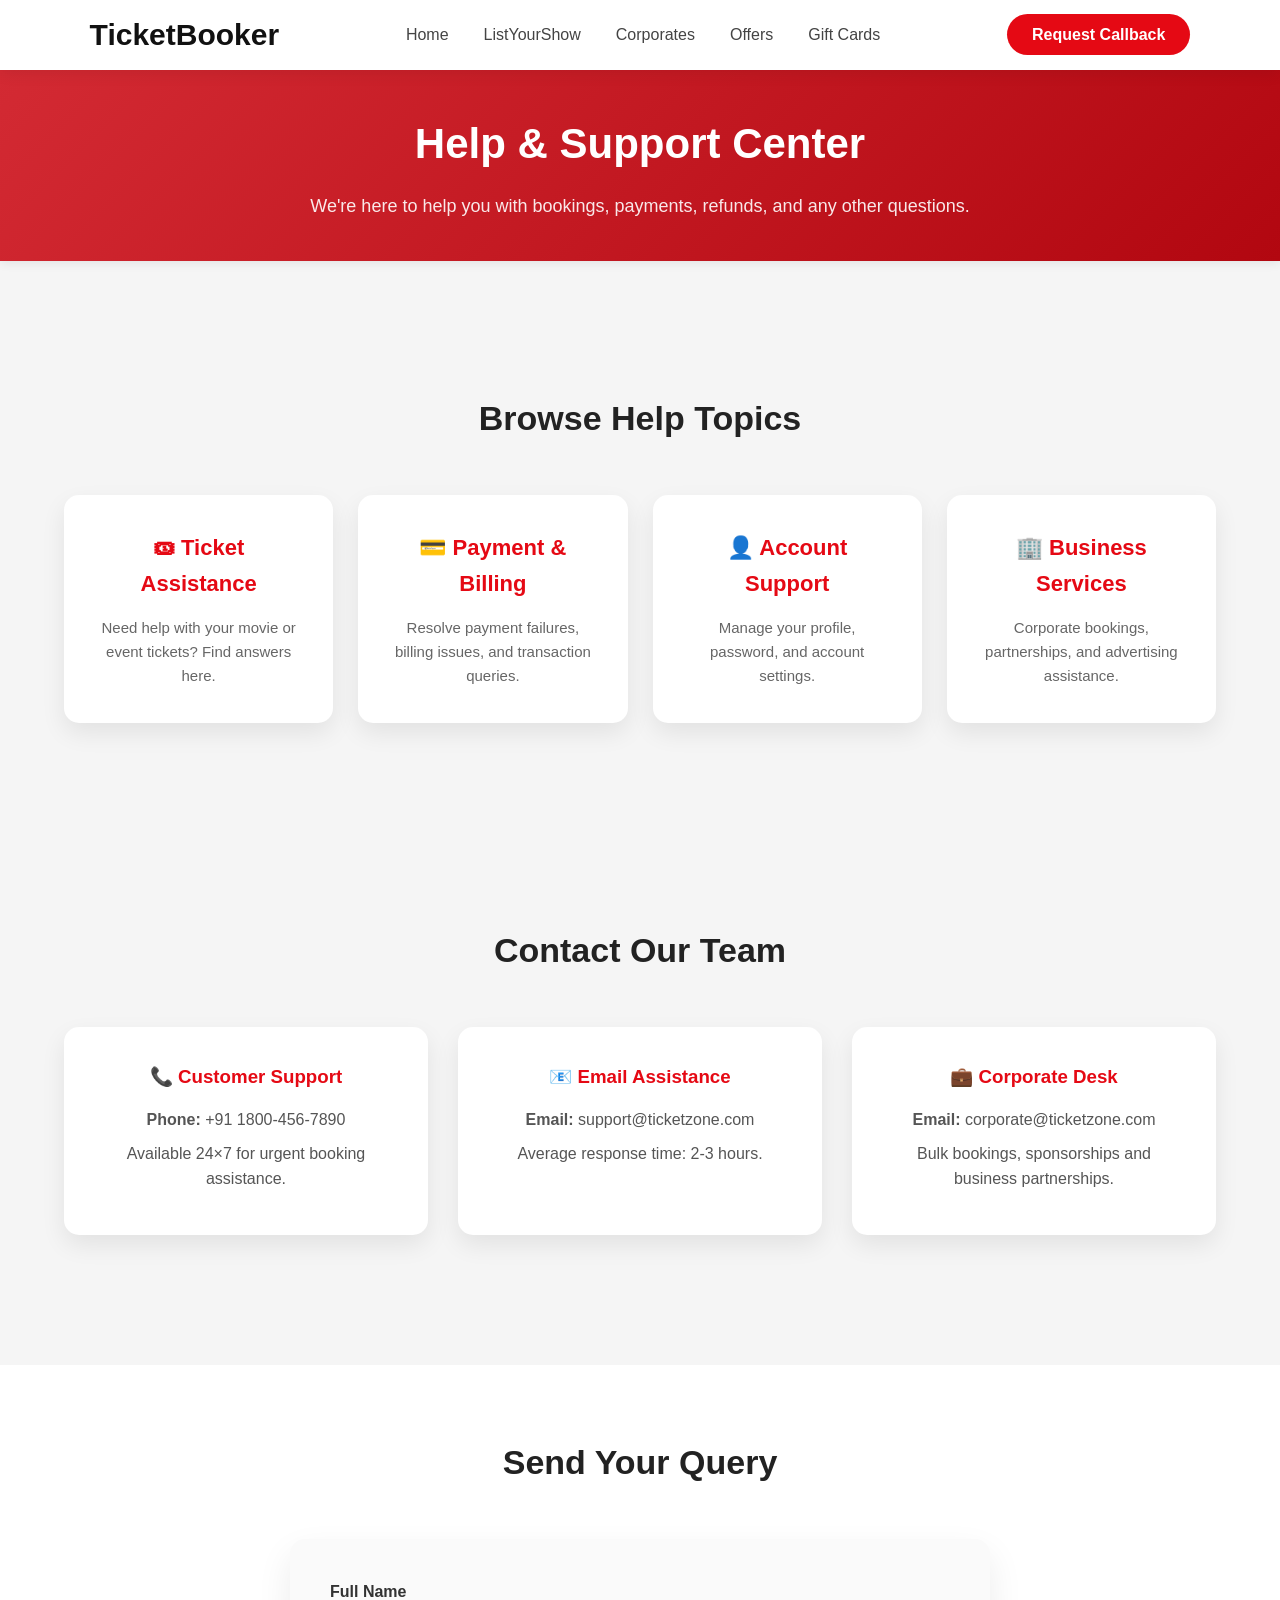
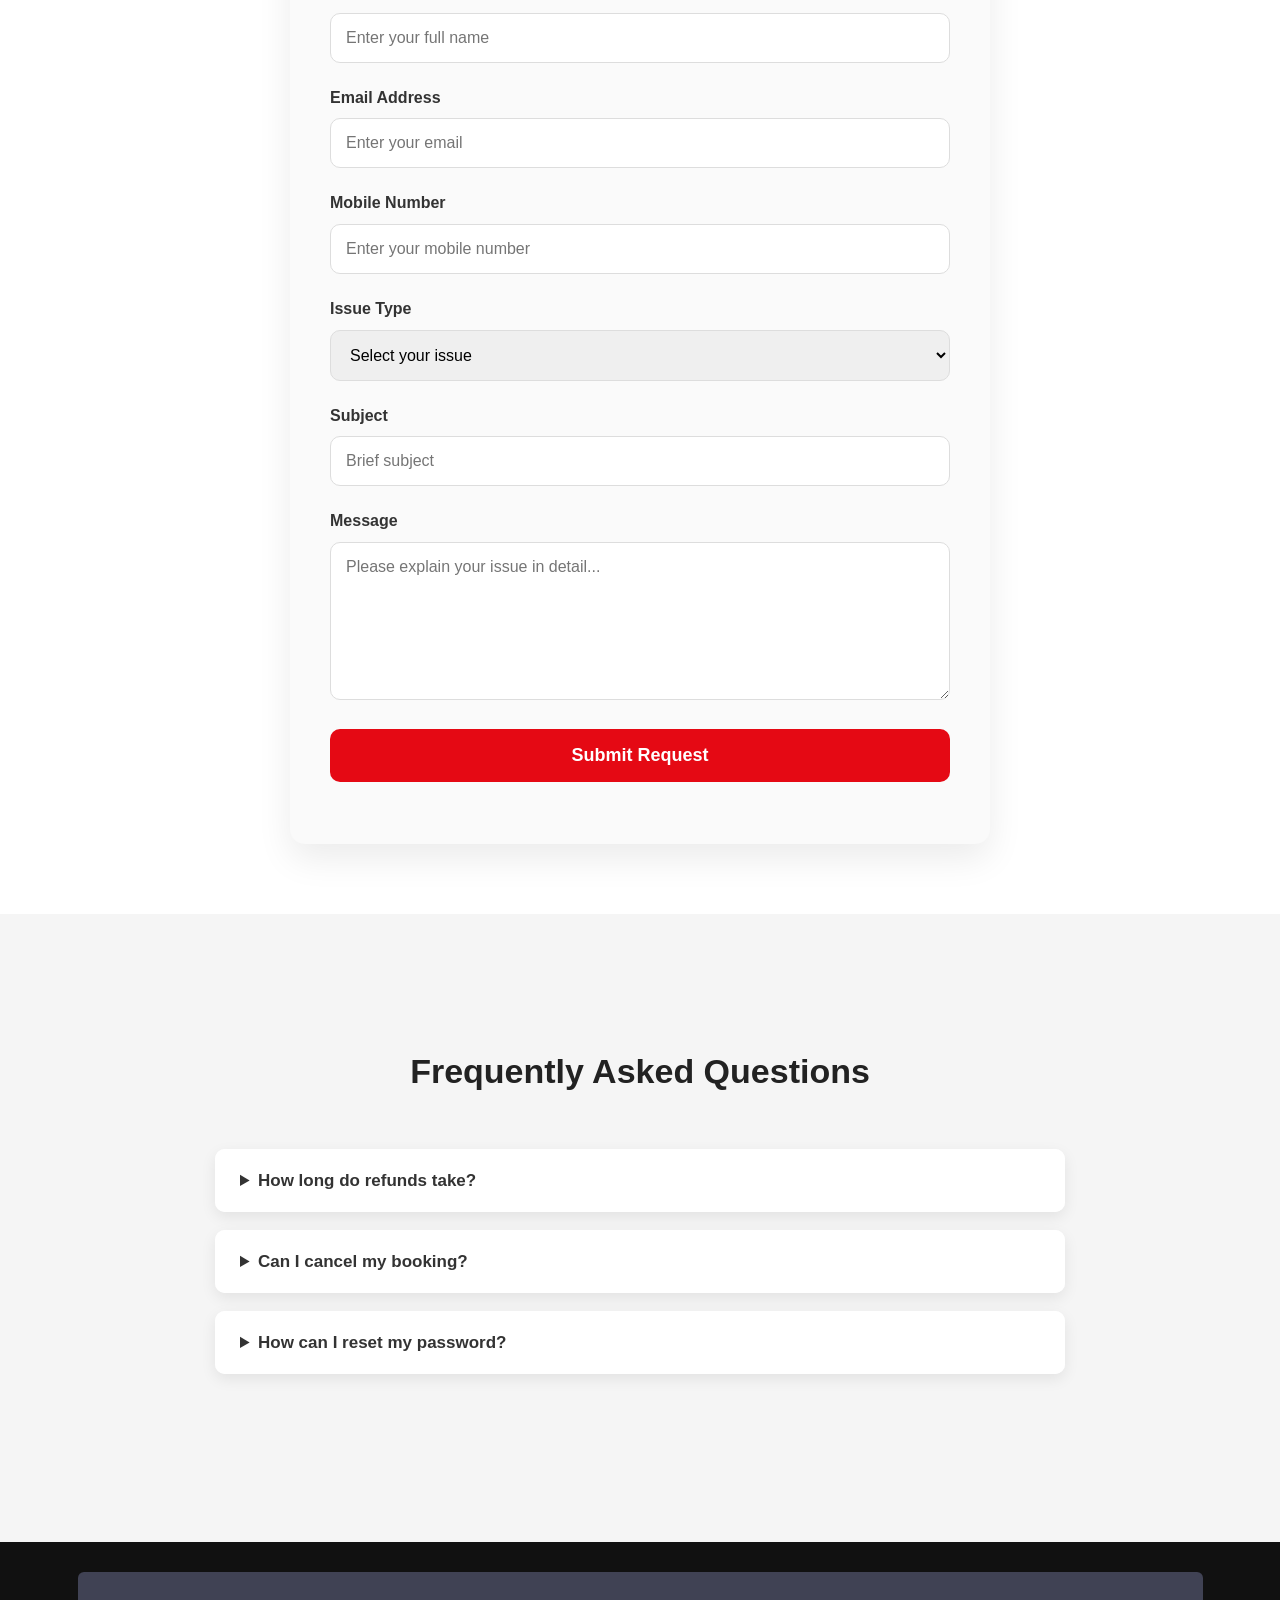
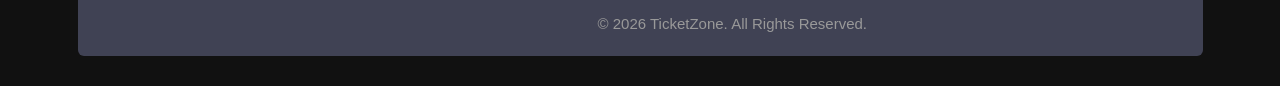
<file: TicketBooker/HTML/contact.html>
<!DOCTYPE html>
<html lang="en">
<head>
    <meta charset="UTF-8">
    <meta name="viewport" content="width=device-width, initial-scale=1.0">
    <title>Help Center | TicketZone</title>
    <link rel="stylesheet" href="../CSS/style.css">
</head>
<body>

    <!-- Premium Nav Header -->
    <div class="premium-nav">
        <div class="brand-logo">
            <h1>TicketBooker</h1>
        </div>
        <div class="nav-menu-links">
            <ul>
                <a href="index.html">Home</a>
                <a href="listyourshow.html">ListYourShow</a>
                <a href="corporates.html">Corporates</a>
                <a href="offers.html">Offers</a>
                <a href="giftcards.html">Gift Cards</a>
            </ul>
        </div>
        <div>
            <a href="contact.html" class="cta-header-btn">Request Callback</a>
        </div>
    </div>

    <!-- Header -->
    <header class="page-header">
        <div class="container">
            <h1>Help & Support Center</h1>
            <p>We're here to help you with bookings, payments, refunds, and any other questions.</p>
        </div>
    </header>

    <!-- Support Categories -->
    <section class="support-categories">
        <div class="container">

            <h2>Browse Help Topics</h2>

            <div class="category-list">

                <div class="category-card">
                    <h3>🎟 Ticket Assistance</h3>
                    <p>Need help with your movie or event tickets? Find answers here.</p>
                </div>

                <div class="category-card">
                    <h3>💳 Payment & Billing</h3>
                    <p>Resolve payment failures, billing issues, and transaction queries.</p>
                </div>

                <div class="category-card">
                    <h3>👤 Account Support</h3>
                    <p>Manage your profile, password, and account settings.</p>
                </div>

                <div class="category-card">
                    <h3>🏢 Business Services</h3>
                    <p>Corporate bookings, partnerships, and advertising assistance.</p>
                </div>

            </div>

        </div>
    </section>

    <!-- Contact Information -->
    <section class="contact-info">
        <div class="container">

            <h2>Contact Our Team</h2>

            <div class="contact-grid">

                <div class="contact-card">
                    <h3>📞 Customer Support</h3>
                    <p><strong>Phone:</strong> +91 1800-456-7890</p>
                    <p>Available 24×7 for urgent booking assistance.</p>
                </div>

                <div class="contact-card">
                    <h3>📧 Email Assistance</h3>
                    <p><strong>Email:</strong> support@ticketzone.com</p>
                    <p>Average response time: 2-3 hours.</p>
                </div>

                <div class="contact-card">
                    <h3>💼 Corporate Desk</h3>
                    <p><strong>Email:</strong> corporate@ticketzone.com</p>
                    <p>Bulk bookings, sponsorships and business partnerships.</p>
                </div>

            </div>

        </div>
    </section>

    <!-- Contact Form -->
    <section class="contact-form-section">
        <div class="container">

            <h2>Send Your Query</h2>

            <form action="#" method="post">

                <div class="input-box">
                    <label for="fullName">Full Name</label>
                    <input
                        type="text"
                        id="fullName"
                        name="full_name"
                        placeholder="Enter your full name"
                        required
                    >
                </div>

                <div class="input-box">
                    <label for="emailAddress">Email Address</label>
                    <input
                        type="email"
                        id="emailAddress"
                        name="email_address"
                        placeholder="Enter your email"
                        required
                    >
                </div>

                <div class="input-box">
                    <label for="phoneNumber">Mobile Number</label>
                    <input
                        type="tel"
                        id="phoneNumber"
                        name="phone_number"
                        placeholder="Enter your mobile number"
                    >
                </div>

                <div class="input-box">
                    <label for="issueType">Issue Type</label>

                    <select id="issueType" name="issue_type" required>
                        <option value="" selected disabled>Select your issue</option>
                        <option value="booking">Booking Problem</option>
                        <option value="payment">Payment Issue</option>
                        <option value="refund">Refund Status</option>
                        <option value="account">Account Problem</option>
                        <option value="feedback">Suggestion / Feedback</option>
                    </select>
                </div>

                <div class="input-box">
                    <label for="subject">Subject</label>
                    <input
                        type="text"
                        id="subject"
                        name="subject"
                        placeholder="Brief subject"
                        required
                    >
                </div>

                <div class="input-box">
                    <label for="message">Message</label>

                    <textarea
                        id="message"
                        name="message"
                        rows="7"
                        placeholder="Please explain your issue in detail..."
                        required
                    ></textarea>
                </div>

                <div class="input-box">
                    <button type="submit">
                        Submit Request
                    </button>
                </div>

            </form>

        </div>
    </section>

    <!-- FAQ -->
    <section class="faq-section">
        <div class="container">

            <h2>Frequently Asked Questions</h2>

            <details>
                <summary>How long do refunds take?</summary>
                <p>Refunds are usually processed within 5–7 business days.</p>
            </details>

            <details>
                <summary>Can I cancel my booking?</summary>
                <p>Cancellation depends on the event organizer's cancellation policy.</p>
            </details>

            <details>
                <summary>How can I reset my password?</summary>
                <p>Use the "Forgot Password" option on the login page.</p>
            </details>

        </div>
    </section>

    <!-- Footer -->
    <footer class="footer">
        <div class="container">
            <p>&copy; 2026 TicketZone. All Rights Reserved.</p>
        </div>
    </footer>

</body>
</html>
</file>
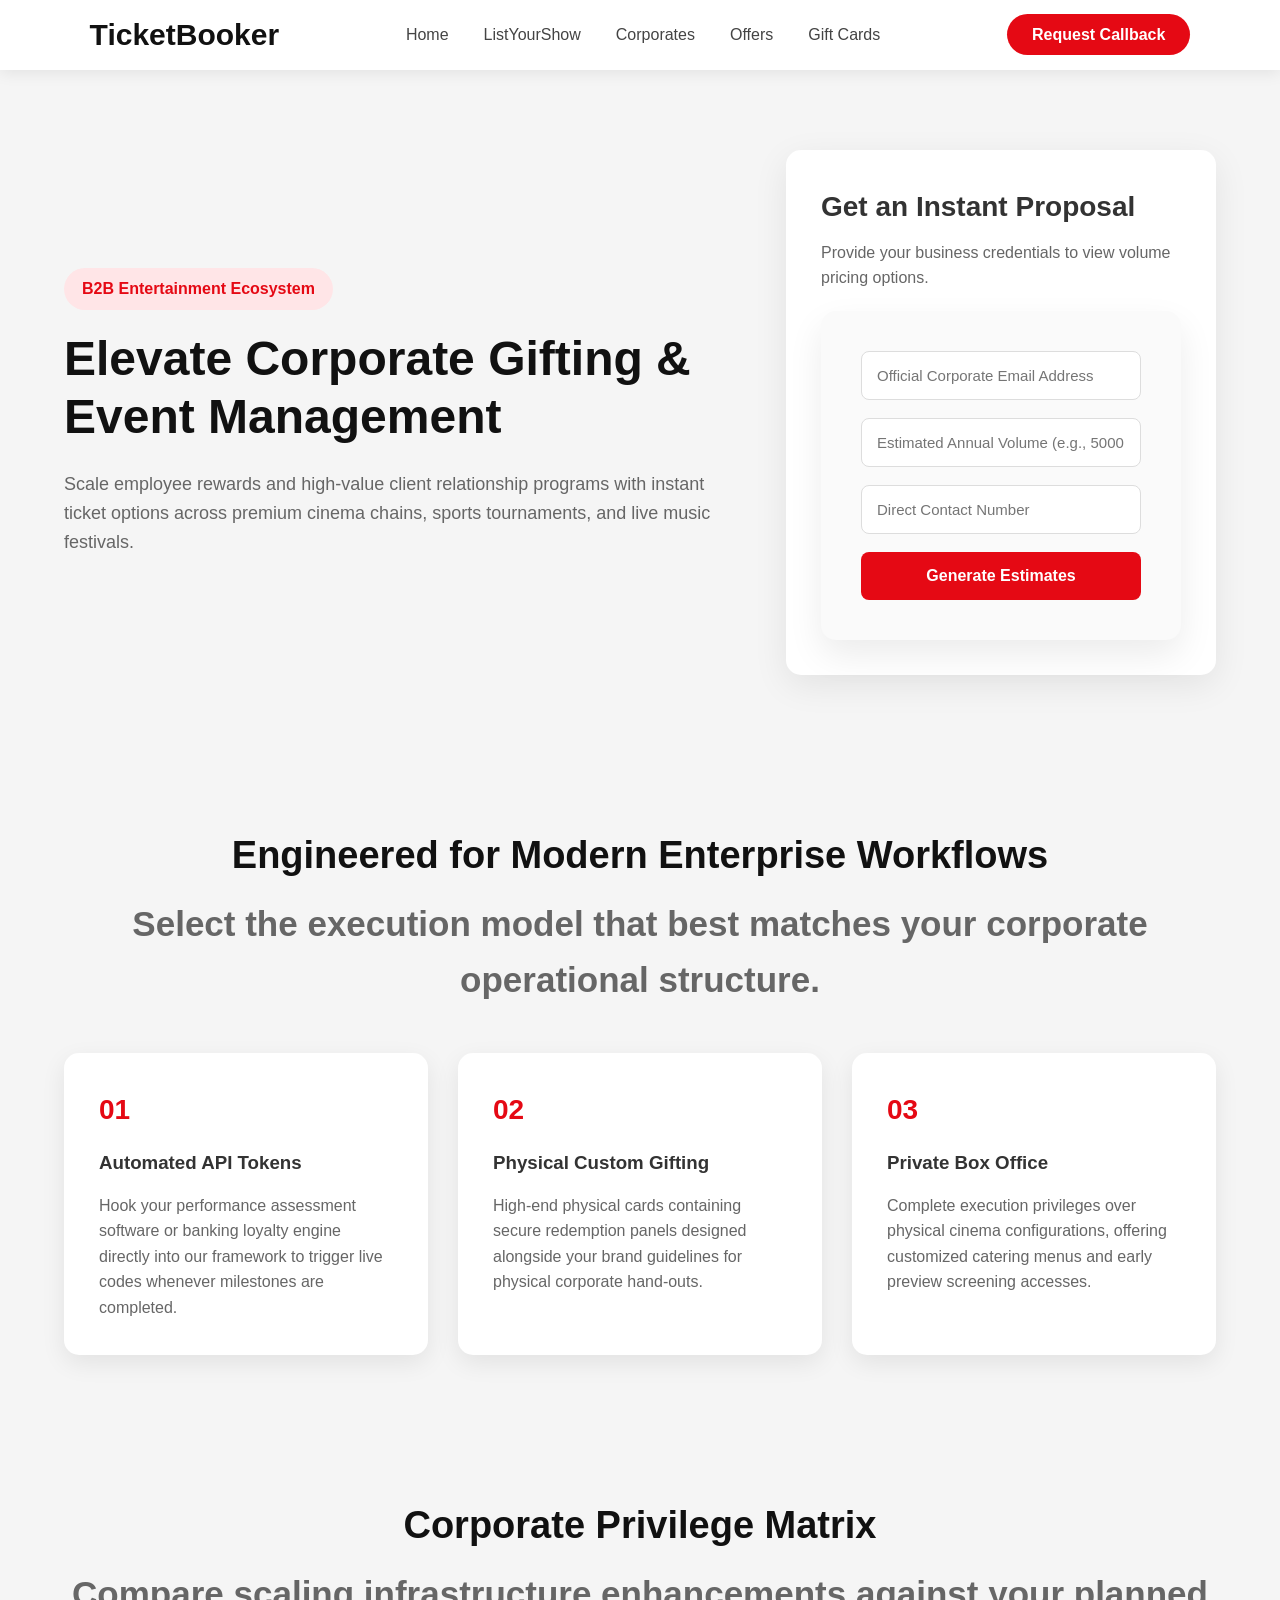
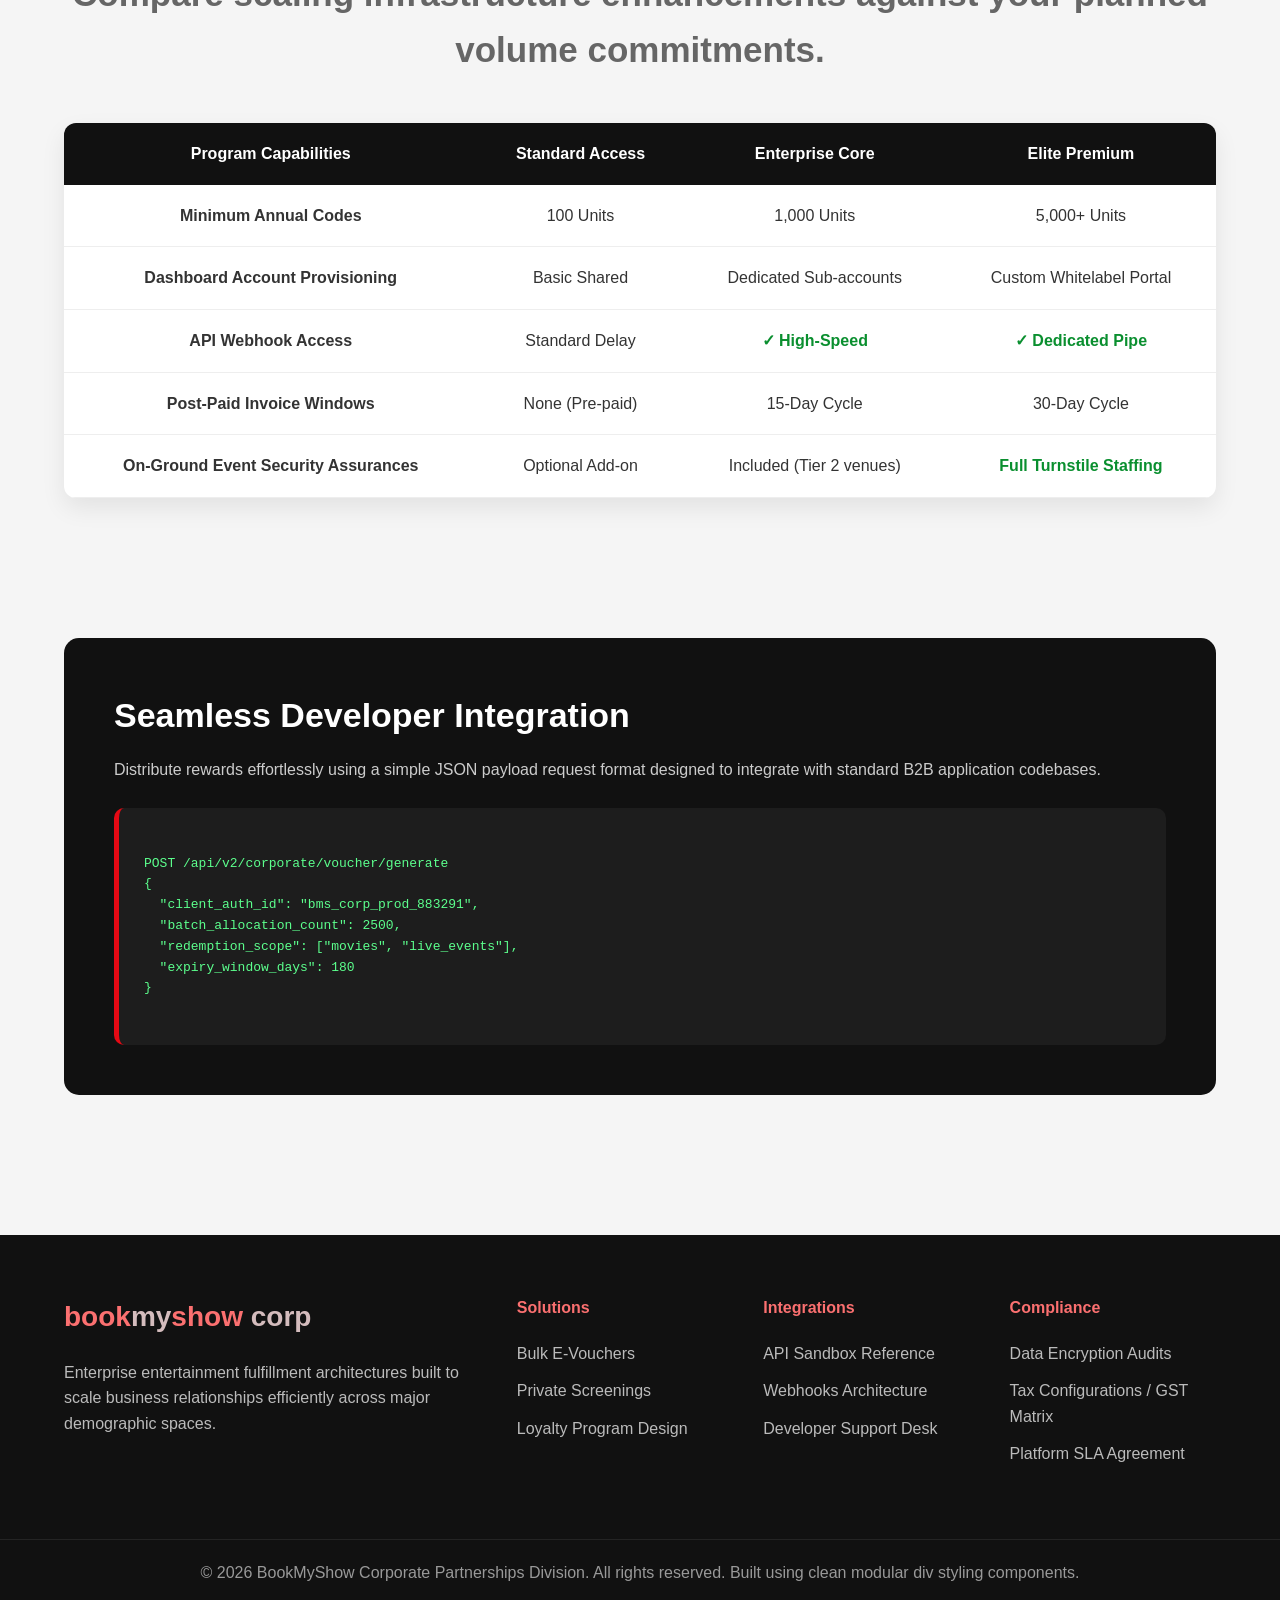
<file: TicketBooker/HTML/corporates.html>
<!DOCTYPE html>
<html lang="en">
<head>
    <meta charset="UTF-8">
    <meta name="viewport" content="width=device-width, initial-scale=1.0">
    <title>B2B Corporate Portal | BookMyShow Premium</title>
    <link rel="stylesheet" href="../CSS/style.css">
</head>
<body>

    <div class="premium-nav">
        <div class="brand-logo">
            <h1><a href="index.html">TicketBooker</a></h1>
        </div>
        <div class="nav-menu-links">
            <ul>
                <a href="index.html">Home</a>
                <a href="listyourshow.html">ListYourShow</a>
                <a href="corporates.html">Corporates</a>
                <a href="offers.html">Offers</a>
                <a href="giftcards.html">Gift Cards</a>
            </ul>
        </div>
        <div>
            <a href="contact.html" class="cta-header-btn">Request Callback</a>
        </div>
    </div>

    <div class="main-layout">

        <div class="split-hero">
            <div class="hero-left">
                <div class="hero-badge">B2B Entertainment Ecosystem</div>
                <h2>Elevate Corporate Gifting & Event Management</h2>
                <p>Scale employee rewards and high-value client relationship programs with instant ticket options across premium cinema chains, sports tournaments, and live music festivals.</p>
            </div>
            
            <div id="callback" class="hero-right">
                <h3>Get an Instant Proposal</h3>
                <p>Provide your business credentials to view volume pricing options.</p>
                
                <form action="#" method="POST">
                    <div class="quick-field">
                        <input type="text" placeholder="Official Corporate Email Address" required>
                    </div>
                    <div class="quick-field">
                        <input type="text" placeholder="Estimated Annual Volume (e.g., 5000 Vouchers)" required>
                    </div>
                    <div class="quick-field">
                        <input type="tel" placeholder="Direct Contact Number" required>
                    </div>
                    <button type="submit" class="instant-submit">Generate Estimates</button>
                </form>
            </div>
        </div>

        <div id="solutions" class="pillars-section">
            <div class="section-title">
                <h2>Engineered for Modern Enterprise Workflows</h2>
                <p>Select the execution model that best matches your corporate operational structure.</p>
            </div>

            <div class="pillars-grid">
                <div class="pillar-card">
                    <div class="pillar-accent-line">01</div>
                    <h3>Automated API Tokens</h3>
                    <p>Hook your performance assessment software or banking loyalty engine directly into our framework to trigger live codes whenever milestones are completed.</p>
                </div>
                <div class="pillar-card">
                    <div class="pillar-accent-line">02</div>
                    <h3>Physical Custom Gifting</h3>
                    <p>High-end physical cards containing secure redemption panels designed alongside your brand guidelines for physical corporate hand-outs.</p>
                </div>
                <div class="pillar-card">
                    <div class="pillar-accent-line">03</div>
                    <h3>Private Box Office</h3>
                    <p>Complete execution privileges over physical cinema configurations, offering customized catering menus and early preview screening accesses.</p>
                </div>
            </div>
        </div>

        <div id="matrix" class="matrix-section">
            <div class="section-title">
                <h2>Corporate Privilege Matrix</h2>
                <p>Compare scaling infrastructure enhancements against your planned volume commitments.</p>
            </div>

            <table class="matrix-table">
                <thead>
                    <tr>
                        <th>Program Capabilities</th>
                        <th>Standard Access</th>
                        <th>Enterprise Core</th>
                        <th>Elite Premium</th>
                    </tr>
                </thead>
                <tbody>
                    <tr>
                        <td class="feature-name">Minimum Annual Codes</td>
                        <td>100 Units</td>
                        <td>1,000 Units</td>
                        <td>5,000+ Units</td>
                    </tr>
                    <tr>
                        <td class="feature-name">Dashboard Account Provisioning</td>
                        <td>Basic Shared</td>
                        <td>Dedicated Sub-accounts</td>
                        <td>Custom Whitelabel Portal</td>
                    </tr>
                    <tr>
                        <td class="feature-name">API Webhook Access</td>
                        <td>Standard Delay</td>
                        <td class="check-icon">✓ High-Speed</td>
                        <td class="check-icon">✓ Dedicated Pipe</td>
                    </tr>
                    <tr>
                        <td class="feature-name">Post-Paid Invoice Windows</td>
                        <td>None (Pre-paid)</td>
                        <td>15-Day Cycle</td>
                        <td>30-Day Cycle</td>
                    </tr>
                    <tr>
                        <td class="feature-name">On-Ground Event Security Assurances</td>
                        <td>Optional Add-on</td>
                        <td>Included (Tier 2 venues)</td>
                        <td class="check-icon">Full Turnstile Staffing</td>
                    </tr>
                </tbody>
            </table>
        </div>

        <div id="developer" class="tech-integration-block">
            <div class="tech-wrapper">
                <h3>Seamless Developer Integration</h3>
                <p>Distribute rewards effortlessly using a simple JSON payload request format designed to integrate with standard B2B application codebases.</p>
                
                <div class="code-snippet-box">
POST /api/v2/corporate/voucher/generate
{
  "client_auth_id": "bms_corp_prod_883291",
  "batch_allocation_count": 2500,
  "redemption_scope": ["movies", "live_events"],
  "expiry_window_days": 180
}
                </div>
            </div>
        </div>

    </div>

    <div class="premium-footer">
        <div class="footer-flex">
            <div class="footer-brand-info">
                <h3>book<span>my</span>show <span>corp</span></h3>
                <p>Enterprise entertainment fulfillment architectures built to scale business relationships efficiently across major demographic spaces.</p>
            </div>
            
            <div class="footer-links-group">
                <h4>Solutions</h4>
                <ul>
                    <li><a href="#">Bulk E-Vouchers</a></li>
                    <li><a href="#">Private Screenings</a></li>
                    <li><a href="#">Loyalty Program Design</a></li>
                </ul>
            </div>

            <div class="footer-links-group">
                <h4>Integrations</h4>
                <ul>
                    <li><a href="#">API Sandbox Reference</a></li>
                    <li><a href="#">Webhooks Architecture</a></li>
                    <li><a href="#">Developer Support Desk</a></li>
                </ul>
            </div>

            <div class="footer-links-group">
                <h4>Compliance</h4>
                <ul>
                    <li><a href="#">Data Encryption Audits</a></li>
                    <li><a href="#">Tax Configurations / GST Matrix</a></li>
                    <li><a href="#">Platform SLA Agreement</a></li>
                </ul>
            </div>
        </div>

        <div class="footer-bottom-bar">
            <p>&copy; 2026 BookMyShow Corporate Partnerships Division. All rights reserved. Built using clean modular div styling components.</p>
        </div>
    </div>

</body>
</html>
</file>
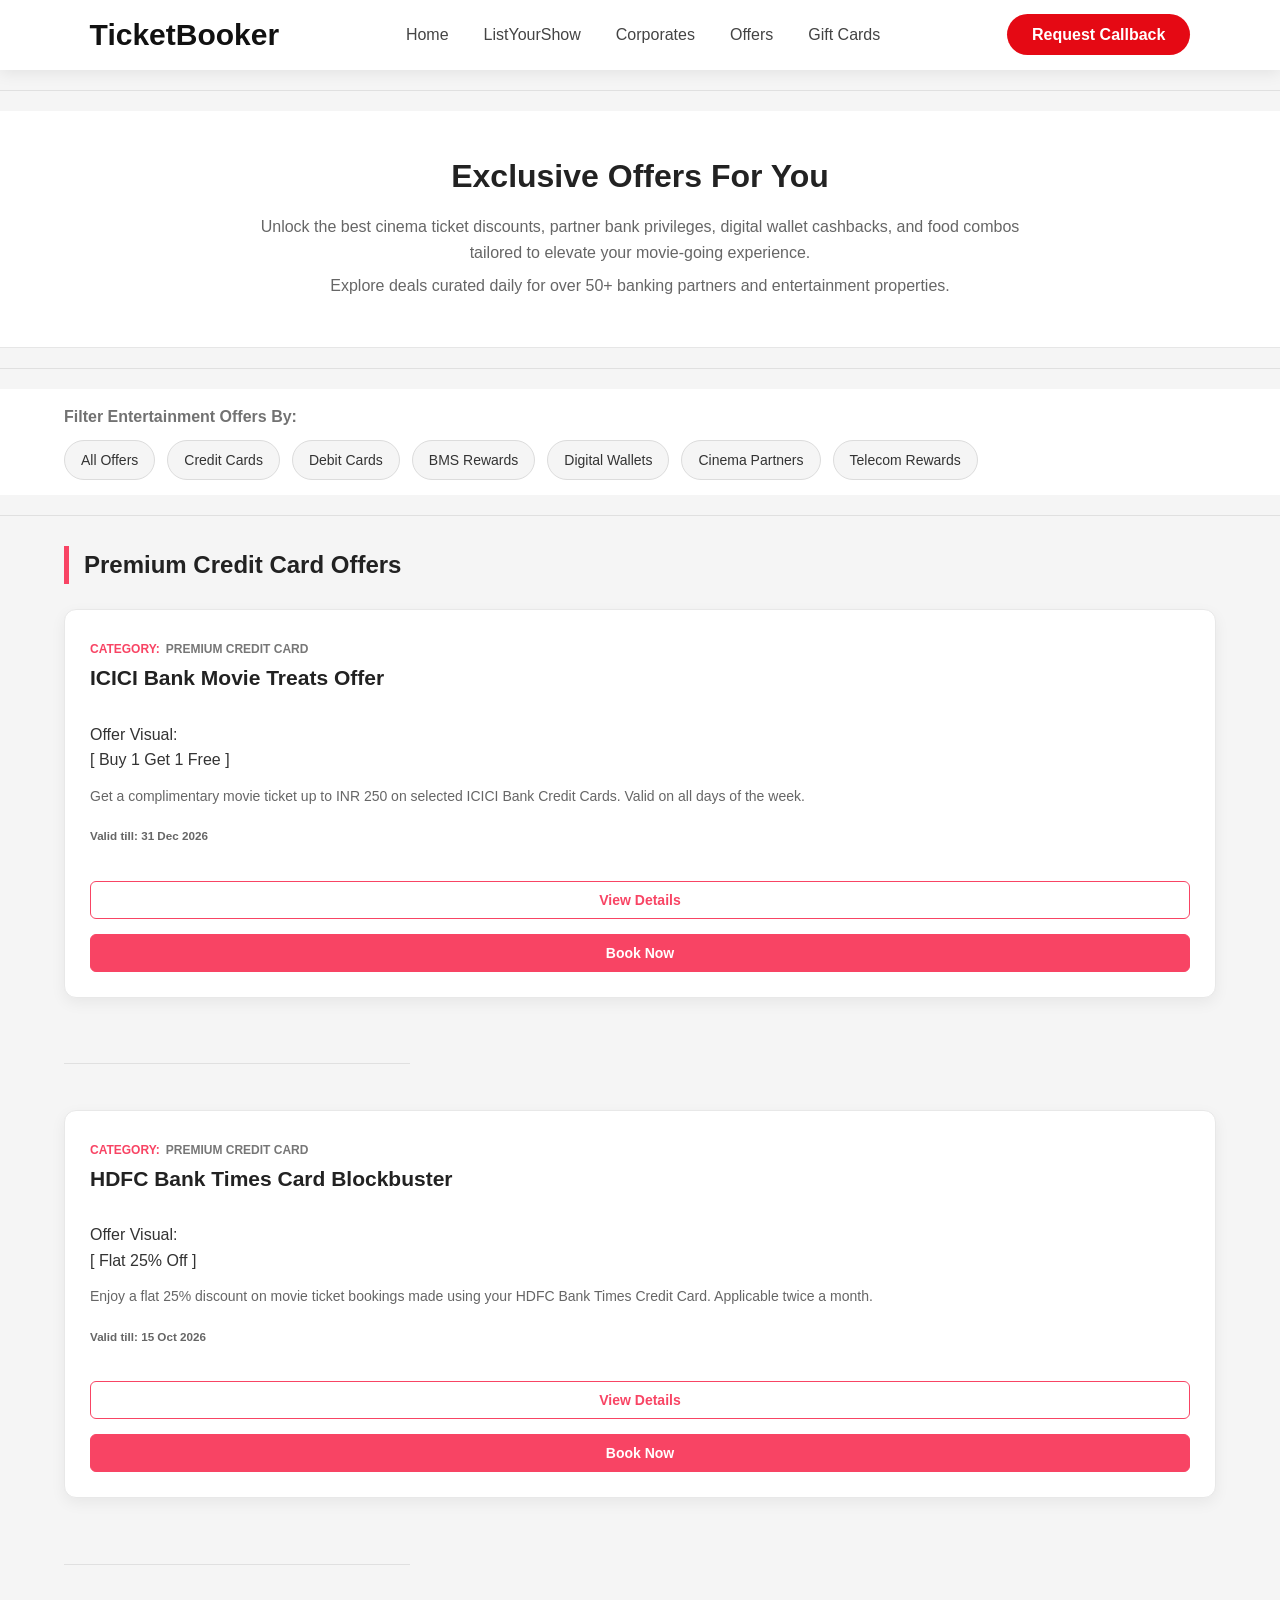
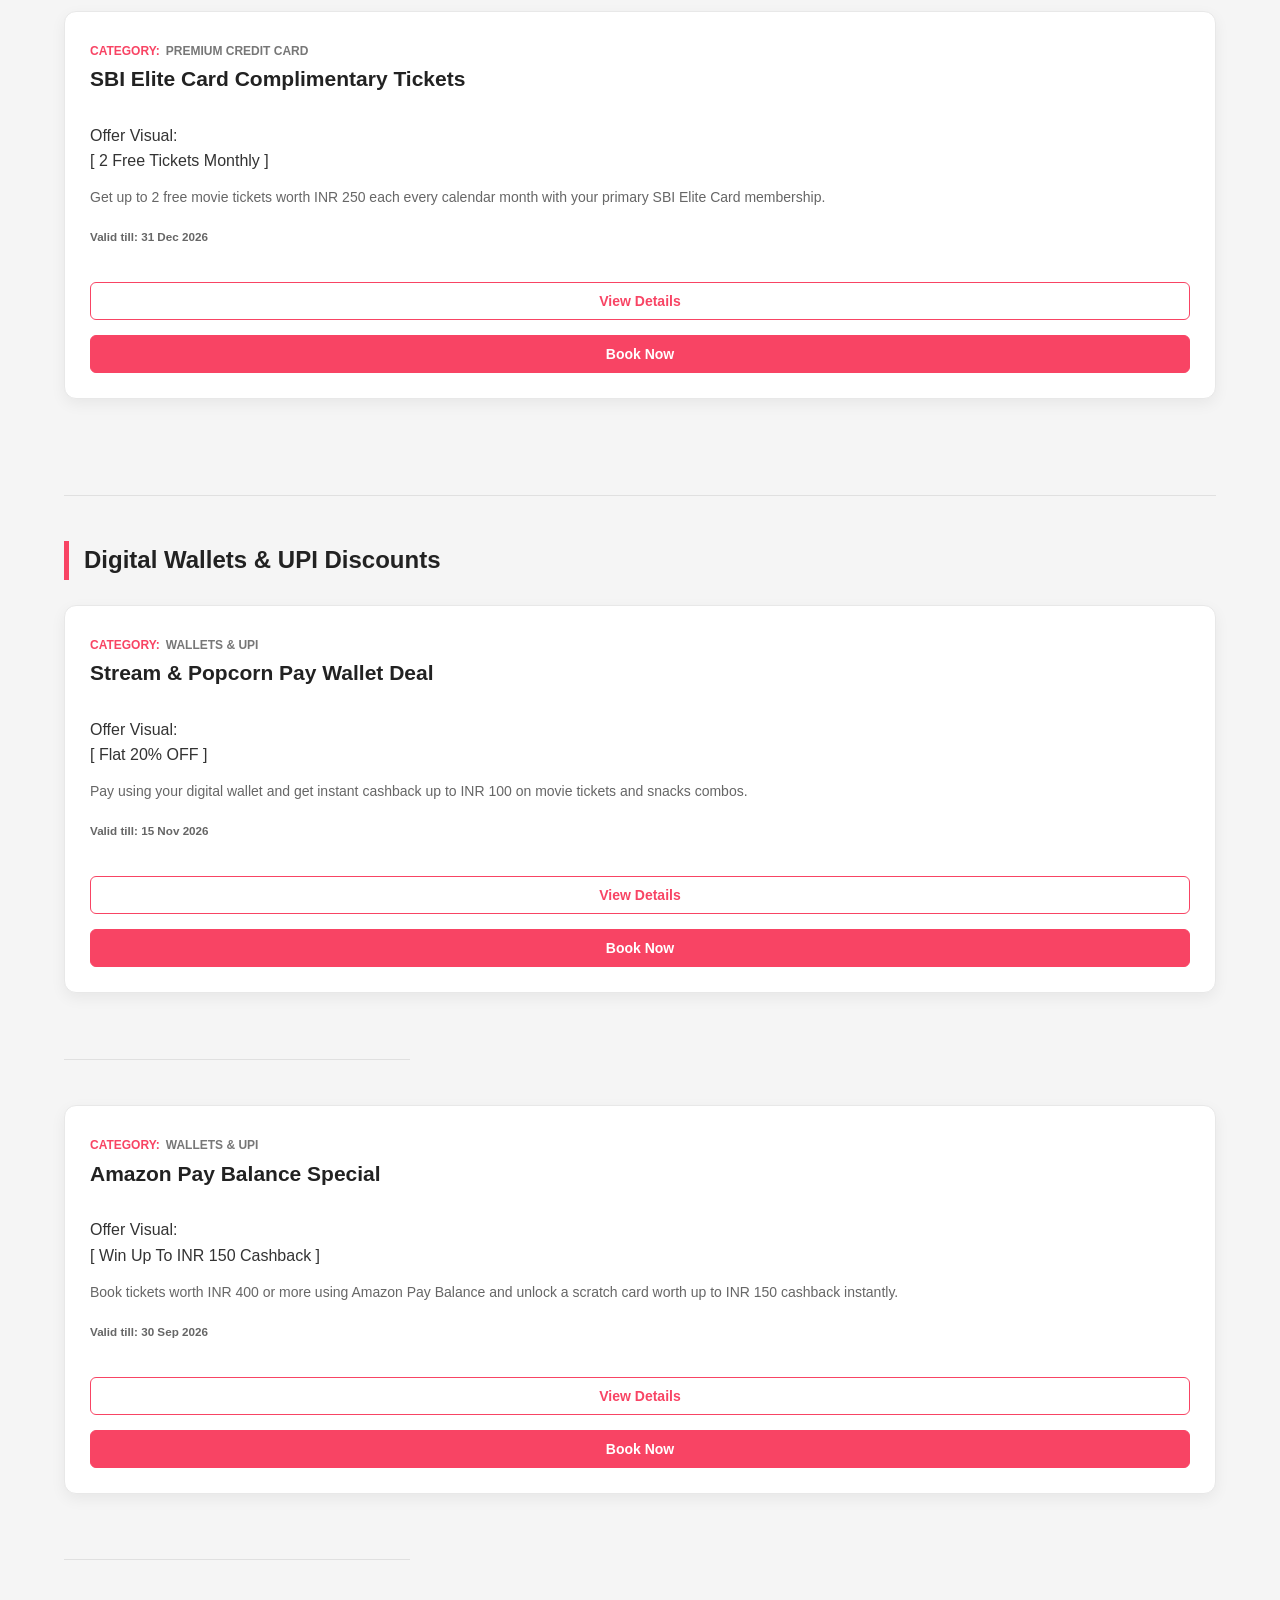
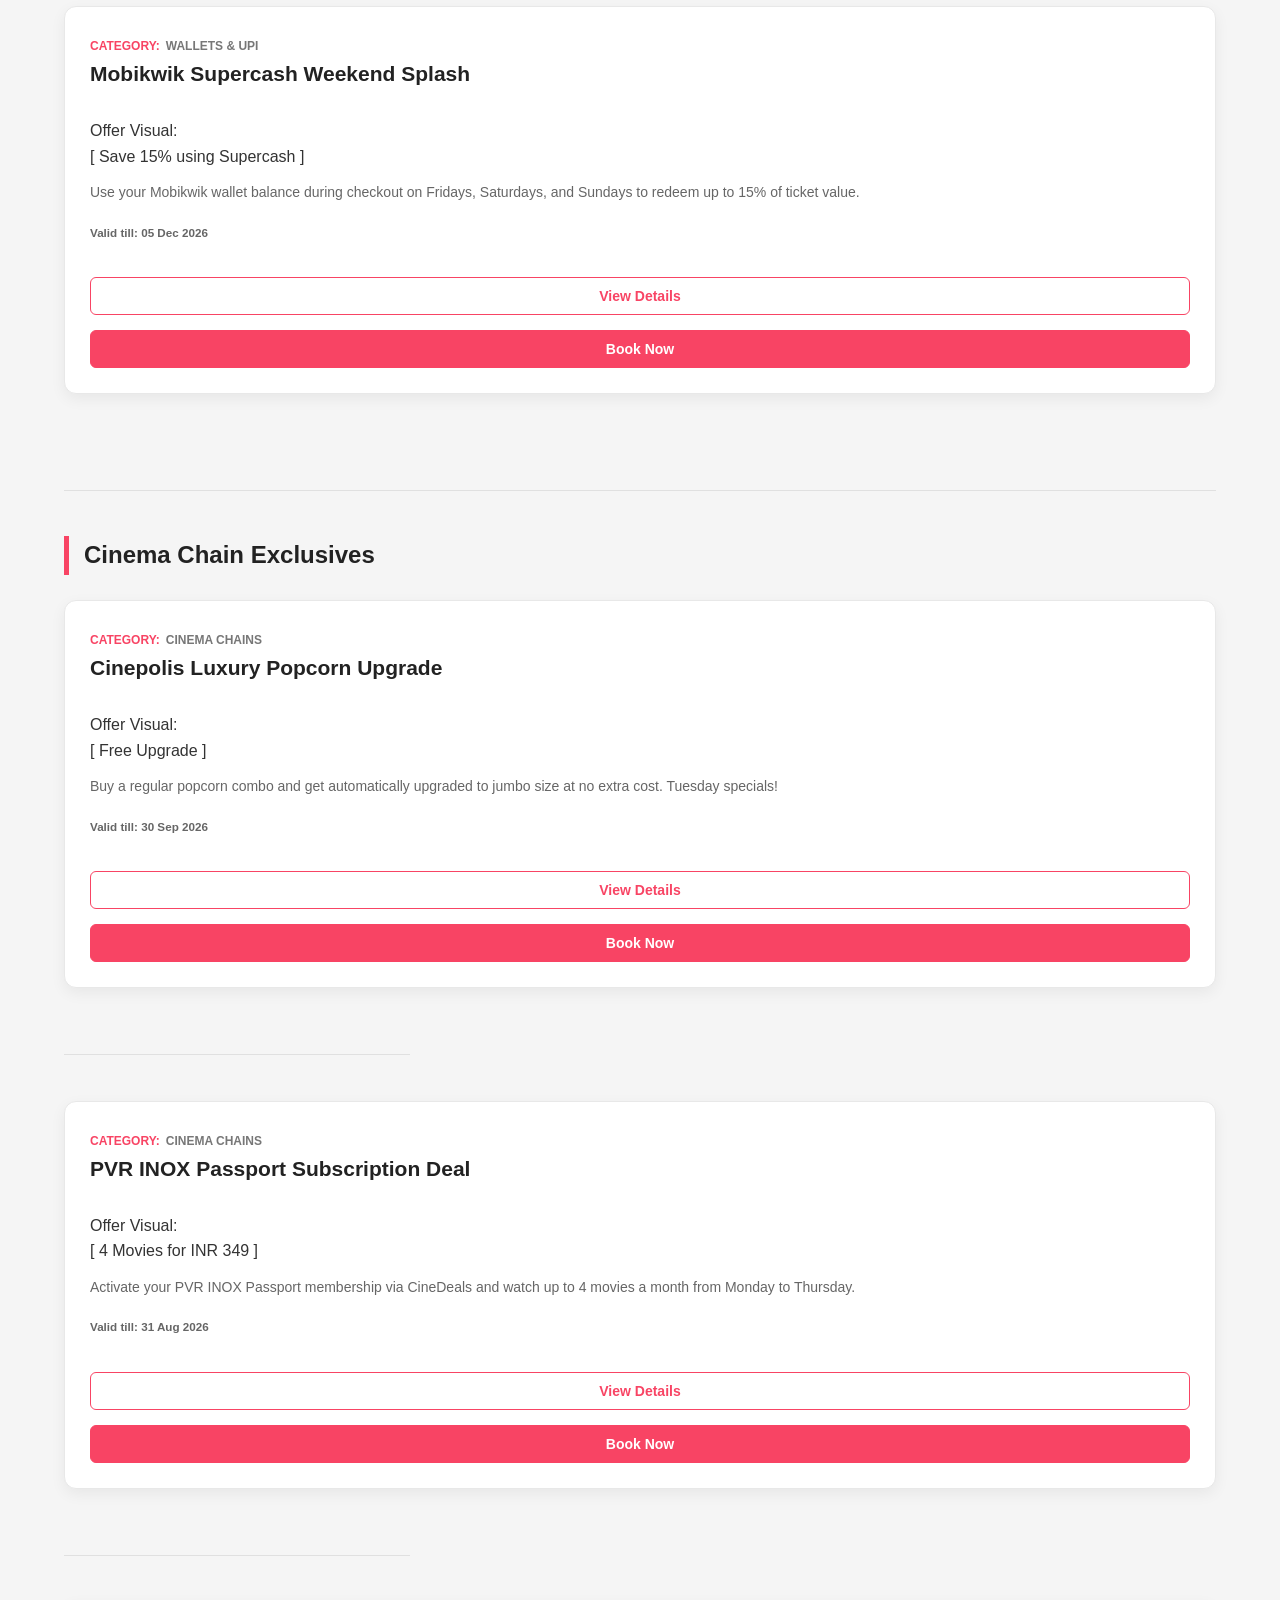
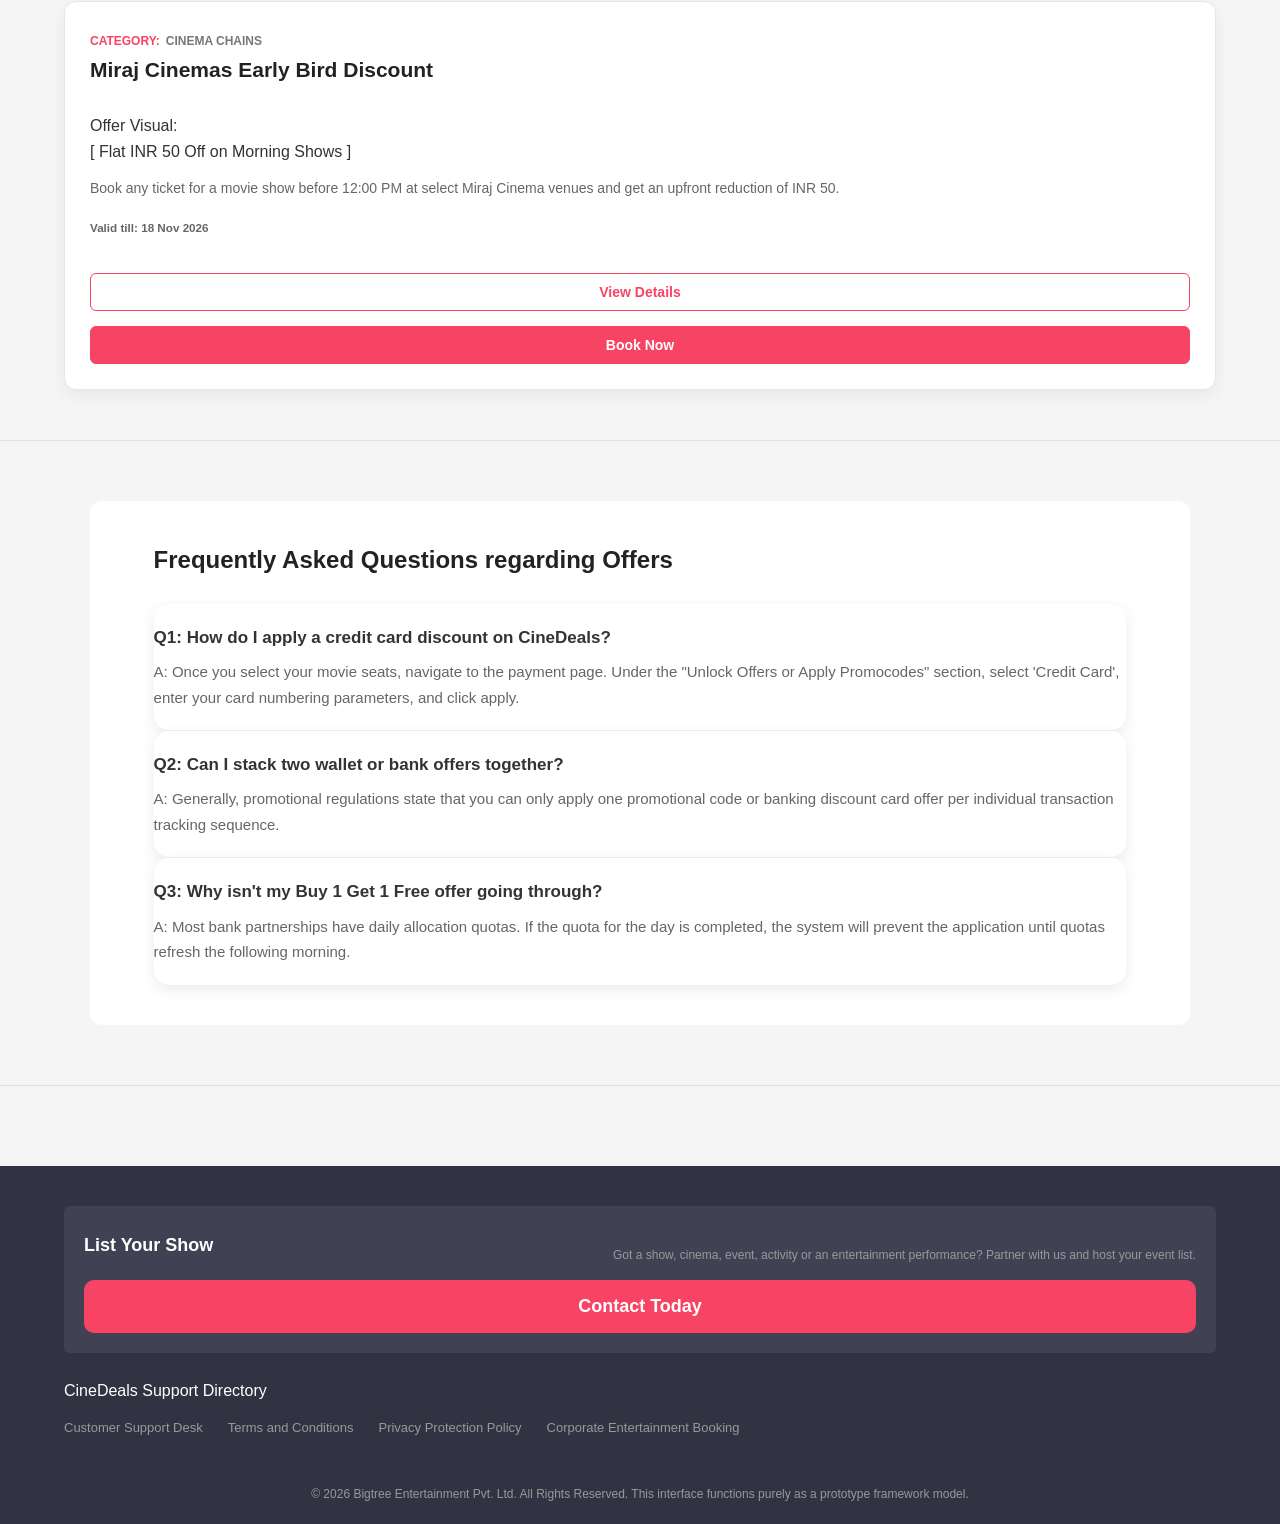
<file: TicketBooker/HTML/offers.html>
<!DOCTYPE html>
<html lang="en">
<head>
    <meta charset="UTF-8">
    <meta name="viewport" content="width=device-width, initial-scale=1.0">
    <title>CineDeals - Entertainment Rewards Hub</title>
    <link rel="stylesheet" href="../CSS/style.css">
</head>
<body>

    <!-- Premium Nav Header -->
    <div class="premium-nav">
        <div class="brand-logo">
            <h1><a href="index.html">TicketBooker</a></h1>
        </div>
        <div class="nav-menu-links">
            <ul>
                <a href="index.html">Home</a>
                <a href="listyourshow.html">ListYourShow</a>
                <a href="corporates.html">Corporates</a>
                <a href="offers.html">Offers</a>
                <a href="giftcards.html">Gift Cards</a>
            </ul>
        </div>
        <div>
            <a href="contact.html" class="cta-header-btn">Request Callback</a>
        </div>
    </div>

    <hr>

    <div class="offers-hero-section">
        <h1>Exclusive Offers For You</h1>
        <p>Unlock the best cinema ticket discounts, partner bank privileges, digital wallet cashbacks, and food combos tailored to elevate your movie-going experience.</p>
        <p>Explore deals curated daily for over 50+ banking partners and entertainment properties.</p>
    </div>

    <hr>

    <div class="filter-navigation-bar">
        <h3>Filter Entertainment Offers By:</h3>
        <ul>
            <li><a href="#all"><div>All Offers</div></a></li>
            <li><a href="#credit-cards">Credit Cards</a></li>
            <li><a href="#debit-cards">Debit Cards</a></li>
            <li><a href="#bookmyshow-rewards">BMS Rewards</a></li>
            <li><a href="#wallets">Digital Wallets</a></li>
            <li><a href="#cinema-chains">Cinema Partners</a></li>
            <li><a href="#telecom">Telecom Rewards</a></li>
        </ul>
    </div>

    <hr>

    <main>

        <div class="category-block" id="credit-cards">
            <h2>Premium Credit Card Offers</h2>
            
            <div id="offer-card-1" class="offer-card">
                <header>
                    <span><div>CATEGORY:</div> Premium Credit Card</span>
                    <h3>ICICI Bank Movie Treats Offer</h3>
                </header>
                
                <p><div>Offer Visual:</div> [ Buy 1 Get 1 Free ]</p>
                <p>Get a complimentary movie ticket up to INR 250 on selected ICICI Bank Credit Cards. Valid on all days of the week.</p>
                
                <footer>
                    <p><small>Valid till: 31 Dec 2026</small></p>
                    <button type="button">View Details</button>
                    <button type="button">Book Now</button>
                </footer>
            </div>

            <br>
            <hr width="30%" align="left">
            <br>

            <div id="offer-card-2" class="offer-card">
                <header>
                    <span><div>CATEGORY:</div> Premium Credit Card</span>
                    <h3>HDFC Bank Times Card Blockbuster</h3>
                </header>
                
                <p><div>Offer Visual:</div> [ Flat 25% Off ]</p>
                <p>Enjoy a flat 25% discount on movie ticket bookings made using your HDFC Bank Times Credit Card. Applicable twice a month.</p>
                
                <footer>
                    <p><small>Valid till: 15 Oct 2026</small></p>
                    <button type="button">View Details</button>
                    <button type="button">Book Now</button>
                </footer>
            </div>

            <br>
            <hr width="30%" align="left">
            <br>

            <div id="offer-card-3" class="offer-card">
                <header>
                    <span><div>CATEGORY:</div> Premium Credit Card</span>
                    <h3>SBI Elite Card Complimentary Tickets</h3>
                </header>
                
                <p><div>Offer Visual:</div> [ 2 Free Tickets Monthly ]</p>
                <p>Get up to 2 free movie tickets worth INR 250 each every calendar month with your primary SBI Elite Card membership.</p>
                
                <footer>
                    <p><small>Valid till: 31 Dec 2026</small></p>
                    <button type="button">View Details</button>
                    <button type="button">Book Now</button>
                </footer>
            </div>
        </div>

        <br>
        <hr>
        <br>

        <div class="category-block" id="wallets">
            <h2>Digital Wallets & UPI Discounts</h2>

            <div id="offer-card-4" class="offer-card">
                <header>
                    <span><div>CATEGORY:</div> Wallets & UPI</span>
                    <h3>Stream & Popcorn Pay Wallet Deal</h3>
                </header>
                
                <p><div>Offer Visual:</div> [ Flat 20% OFF ]</p>
                <p>Pay using your digital wallet and get instant cashback up to INR 100 on movie tickets and snacks combos.</p>
                
                <footer>
                    <p><small>Valid till: 15 Nov 2026</small></p>
                    <button type="button">View Details</button>
                    <button type="button">Book Now</button>
                </footer>
            </div>

            <br>
            <hr width="30%" align="left">
            <br>

            <div id="offer-card-5" class="offer-card">
                <header>
                    <span><div>CATEGORY:</div> Wallets & UPI</span>
                    <h3>Amazon Pay Balance Special</h3>
                </header>
                
                <p><div>Offer Visual:</div> [ Win Up To INR 150 Cashback ]</p>
                <p>Book tickets worth INR 400 or more using Amazon Pay Balance and unlock a scratch card worth up to INR 150 cashback instantly.</p>
                
                <footer>
                    <p><small>Valid till: 30 Sep 2026</small></p>
                    <button type="button">View Details</button>
                    <button type="button">Book Now</button>
                </footer>
            </div>

            <br>
            <hr width="30%" align="left">
            <br>

            <div id="offer-card-6" class="offer-card">
                <header>
                    <span><div>CATEGORY:</div> Wallets & UPI</span>
                    <h3>Mobikwik Supercash Weekend Splash</h3>
                </header>
                
                <p><div>Offer Visual:</div> [ Save 15% using Supercash ]</p>
                <p>Use your Mobikwik wallet balance during checkout on Fridays, Saturdays, and Sundays to redeem up to 15% of ticket value.</p>
                
                <footer>
                    <p><small>Valid till: 05 Dec 2026</small></p>
                    <button type="button">View Details</button>
                    <button type="button">Book Now</button>
                </footer>
            </div>
        </div>

        <br>
        <hr>
        <br>

        <div class="category-block" id="cinema-chains">
            <h2>Cinema Chain Exclusives</h2>

            <div id="offer-card-7" class="offer-card">
                <header>
                    <span><div>CATEGORY:</div> Cinema Chains</span>
                    <h3>Cinepolis Luxury Popcorn Upgrade</h3>
                </header>
                
                <p><div>Offer Visual:</div> [ Free Upgrade ]</p>
                <p>Buy a regular popcorn combo and get automatically upgraded to jumbo size at no extra cost. Tuesday specials!</p>
                
                <footer>
                    <p><small>Valid till: 30 Sep 2026</small></p>
                    <button type="button">View Details</button>
                    <button type="button">Book Now</button>
                </footer>
            </div>

            <br>
            <hr width="30%" align="left">
            <br>

            <div id="offer-card-8" class="offer-card">
                <header>
                    <span><div>CATEGORY:</div> Cinema Chains</span>
                    <h3>PVR INOX Passport Subscription Deal</h3>
                </header>
                
                <p><div>Offer Visual:</div> [ 4 Movies for INR 349 ]</p>
                <p>Activate your PVR INOX Passport membership via CineDeals and watch up to 4 movies a month from Monday to Thursday.</p>
                
                <footer>
                    <p><small>Valid till: 31 Aug 2026</small></p>
                    <button type="button">View Details</button>
                    <button type="button">Book Now</button>
                </footer>
            </div>

            <br>
            <hr width="30%" align="left">
            <br>

            <div id="offer-card-9" class="offer-card">
                <header>
                    <span><div>CATEGORY:</div> Cinema Chains</span>
                    <h3>Miraj Cinemas Early Bird Discount</h3>
                </header>
                
                <p><div>Offer Visual:</div> [ Flat INR 50 Off on Morning Shows ]</p>
                <p>Book any ticket for a movie show before 12:00 PM at select Miraj Cinema venues and get an upfront reduction of INR 50.</p>
                
                <footer>
                    <p><small>Valid till: 18 Nov 2026</small></p>
                    <button type="button">View Details</button>
                    <button type="button">Book Now</button>
                </footer>
            </div>
        </div>

    </main>

    <hr>

    <div class="faq-container">
        <h2>Frequently Asked Questions regarding Offers</h2>
        
        <div class="faq-item">
            <h4>Q1: How do I apply a credit card discount on CineDeals?</h4>
            <p>A: Once you select your movie seats, navigate to the payment page. Under the "Unlock Offers or Apply Promocodes" section, select 'Credit Card', enter your card numbering parameters, and click apply.</p>
        </div>
        
        <div class="faq-item">
            <h4>Q2: Can I stack two wallet or bank offers together?</h4>
            <p>A: Generally, promotional regulations state that you can only apply one promotional code or banking discount card offer per individual transaction tracking sequence.</p>
        </div>

        <div class="faq-item">
            <h4>Q3: Why isn't my Buy 1 Get 1 Free offer going through?</h4>
            <p>A: Most bank partnerships have daily allocation quotas. If the quota for the day is completed, the system will prevent the application until quotas refresh the following morning.</p>
        </div>
    </div>

    <hr>

    <footer>
        <div>
            <div>List Your Show</div>
            <p>Got a show, cinema, event, activity or an entertainment performance? Partner with us and host your event list.</p>
            <button type="button">Contact Today</button>
        </div>
        
        <br>

        <div>
            <div>CineDeals Support Directory</div>
            <ul>
                <li><a href="#help">Customer Support Desk</a></li>
                <li><a href="#terms">Terms and Conditions</a></li>
                <li><a href="#privacy">Privacy Protection Policy</a></li>
                <li><a href="#corporate">Corporate Entertainment Booking</a></li>
            </ul>
        </div>

        <br>

        <div>
            <p>&copy; 2026 Bigtree Entertainment Pvt. Ltd. All Rights Reserved. This interface functions purely as a prototype framework model.</p>
        </div>
    </footer>

</body>
</html>
</file>
<file: TicketBooker/CSS/style.css>
*{
    margin:0;
    padding:0;
    box-sizing:border-box;
    font-family:'Poppins',sans-serif;
}

body{
    background:#f5f5f5;
    color:#222;
}

a{
    text-decoration:none;
    color:inherit;
}

img{
    width:100%;
    display:block;
}

.container{
    width:90%;
    max-width:1250px;
    margin:auto;
}
/* Top Navigation */

.premium-nav{
    position: sticky;
    top: 0;
    z-index: 1000;

    width:100%;
    height:70px;
    background:linear-gradient(135deg,#151b54,#2f3e9e);
    display:flex;
    justify-content:space-between;
    align-items:center;
    padding:0 7%;
    box-shadow:0 5px 18px rgba(0,0,0,.18);
}

/* ===========================
   MAIN HEADER
=========================== */

header{
    position: sticky;
    top: 70px;             /* Height of premium-nav */
    width: 100%;
    background: #ffffff;
    z-index: 999;
    box-shadow: 0 2px 10px rgba(0,0,0,.08);
}

.container{
    width: 95%;
    max-width: 1400px;
    margin: auto;
}

.nav-wrapper{
    height: 80px;

    display: flex;
    align-items: center;
    justify-content: space-between;
    gap: 25px;
}

/* Logo */

.logo{
    flex: 0 0 auto;
}

.logo a{
    font-size: 35px;
    text-decoration: none;
}

/* Search */

.search-container{
    flex: 1;

    display: flex;
    align-items: center;

    max-width: 650px;
    height: 48px;

    border: 1px solid #ddd;
    border-radius: 8px;
    padding: 0 15px;
    background: #fff;
}

.search-container i{
    font-size:18px;
    color:#666;
    margin-right:10px;
}

.search-container input{
    width:100%;
    border:none;
    outline:none;
    font-size:15px;
    background:transparent;
}

/* Right Side */

.nav-actions{
    display:flex;
    align-items:center;
    gap:20px;
    flex-shrink:0;
}

.location-selector{
    display:flex;
    align-items:center;
    gap:5px;
    cursor:pointer;
    font-size:15px;
}

.btn-signin{
    border:none;
    background:#f84464;
    color:#fff;
    padding:10px 22px;
    border-radius:6px;
    font-size:15px;
    cursor:pointer;
}

.menu-toggle{
    font-size:22px;
    cursor:pointer;
}
/* ===========================
HERO
=========================== */

.hero{
    margin:25px 0;
}

.hero-img{
    border-radius:14px;
    height:420px;
    object-fit:cover;
}

/* ===========================
SECTION
=========================== */

section{
    margin:60px 0;
}

section h2{
    font-size:30px;
    margin-bottom:25px;
}

/* ===========================
CATEGORY
=========================== */

.category-grid{
    display:grid;
    grid-template-columns:repeat(auto-fit,minmax(170px,1fr));
    gap:25px;
}

.cat-item{
    background:#fff;
    text-align:center;
    padding:35px;
    border-radius:12px;
    transition:.3s;
    cursor:pointer;
}

.cat-item:hover{
    transform:translateY(-8px);
    box-shadow:0 12px 25px rgba(0,0,0,.12);
}

.cat-item i{
    font-size:45px;
    color:#f84464;
    margin-bottom:18px;
}

.cat-item p{
    font-weight:600;
}

/* ===========================
SECTION HEADER
=========================== */

.section-header{
    display:flex;
    justify-content:space-between;
    align-items:center;
    margin-bottom:25px;
}

.see-all{
    color:#f84464;
    font-weight:600;
}

/* ===========================
CARD GRID
=========================== */

.card-grid{
    display:grid;
    grid-template-columns:repeat(auto-fit,minmax(220px,1fr));
    gap:25px;
}

.card{
    background:#fff;
    border-radius:15px;
    overflow:hidden;
    transition:.35s;
}

.card:hover{
    transform:translateY(-10px);
    box-shadow:0 15px 30px rgba(0,0,0,.15);
}

.card-img-wrapper{
    overflow:hidden;
}

.card img{
    height:320px;
    object-fit:cover;
    transition:.4s;
}

.card:hover img{
    transform:scale(1.08);
}

.card-title{
    padding:16px 18px 5px;
    font-size:20px;
}

.card-subtitle{
    padding:0 18px 18px;
    color:#777;
}

/* ===========================
PREMIERE
=========================== */

.premieres-section{
    background:#1b1b36;
    padding:60px 0;
}

.premieres-section h2,
.premieres-section p{
    color:#d54949;
}

.premiere-banner{
    border-radius:15px;
    margin-bottom:35px;
}

/* ===========================
HOW IT WORKS
=========================== */

.steps{
    display:grid;
    grid-template-columns:repeat(auto-fit,minmax(250px,1fr));
    gap:25px;
}

.step{
    background:#fff;
    padding:35px;
    border-radius:12px;
    text-align:center;
    transition:.3s;
}

.step:hover{
    transform:translateY(-8px);
}

.step h3{
    color:#f84464;
    margin-bottom:15px;
}

/* ===========================
TESTIMONIAL
=========================== */

.testimonial-grid{
    display:grid;
    grid-template-columns:repeat(auto-fit,minmax(350px,1fr));
    gap:25px;
}

.testimonial{
    background:#fff;
    padding:35px;
    border-radius:12px;
    box-shadow:0 5px 15px rgba(0,0,0,.08);
}

.testimonial p{
    font-style:italic;
    margin-bottom:20px;
}

/* ===========================
NEWSLETTER
=========================== */

.newsletter-section{
    background:#f84464;
    color:#fff;
    text-align:center;
    padding:70px 20px;
    border-radius:15px;
}

.newsletter-section form{
    display:flex;
    justify-content:center;
    margin-top:25px;
    gap:15px;
    flex-wrap:wrap;
}

.newsletter-section input{
    width:400px;
    max-width:100%;
    padding:14px;
    border:none;
    border-radius:8px;
}

.newsletter-section button{
    padding:14px 30px;
    border:none;
    background:#fff;
    color:#f84464;
    border-radius:8px;
    cursor:pointer;
    font-weight:600;
}

/* ===========================
APP
=========================== */

.app-promo{
    text-align:center;
}

.store-buttons{
    display:flex;
    justify-content:center;
    gap:20px;
    flex-wrap:wrap;
    margin-top:25px;
}

.store-buttons img{
    width:200px;
}

/* ===================================
   FOOTER
=================================== */

footer{
    background:#2d3142;
    color:#d6d6d6;
    padding:60px 0 30px;
    margin-top:80px;
}

footer .container{
    width:90%;
    max-width:1200px;
    margin:auto;
}

/* ===================================
   FOOTER GRID
=================================== */

.footer-grid{
    display:grid;
    grid-template-columns:repeat(4,1fr);
    gap:40px;
    padding-bottom:40px;
    border-bottom:1px solid rgba(255,255,255,0.12);
}

/* ===================================
   FOOTER COLUMN
=================================== */

.footer-col h4{
    color:#fff;
    font-size:22px;
    font-weight:700;
    margin-bottom:25px;
    position:relative;
}

.footer-col h4::after{
    content:"";
    position:absolute;
    left:0;
    bottom:-8px;
    width:50px;
    height:3px;
    background:#f84464;
    border-radius:50px;
}

.footer-col ul{
    list-style:none;
    margin-top:20px;
}

.footer-col ul li{
    margin-bottom:14px;
}

.footer-col ul li a{
    color:#bdbdbd;
    text-decoration:none;
    font-size:15px;
    transition:.3s ease;
}

.footer-col ul li a:hover{
    color:#f84464;
    padding-left:8px;
}

/* ===================================
   FOOTER BOTTOM
=================================== */

.footer-bottom{
    text-align:center;
    padding-top:35px;
}

/* ===================================
   SOCIAL ICONS
=================================== */

.social-icons{
    display:flex;
    justify-content:center;
    gap:15px;
    margin-bottom:25px;
    padding-left: 150px;
}

.social-icons a{
    width:45px;
    height:45px;
    border-radius:50%;
    display:flex;
    justify-content:center;
    align-items:center;
    background:#41455c;
    color:#fff;
    font-size:18px;
    transition:.3s;
}

.social-icons a:hover{
    background:#f84464;
    transform:translateY(-5px);
}

/* ===================================
   COPYRIGHT
=================================== */

.copyright{
    padding-left: 150px;
    font-size:14px;
    color:#bcbcbc;
    margin-top:10px;
}

.disclaimer{
    max-width:1000px;
    margin:15px auto 0;
    line-height:1.8;
    color:#9f9f9f;
}


























/*--listyourshow--*/
*{
    margin:0;
    padding:0;
    box-sizing:border-box;
    font-family:'Poppins',sans-serif;
}

html{
    scroll-behavior:smooth;
}

body{
    background:#f5f5f5;
    color:#222;
    line-height:1.6;
}

/* =========================
   HEADER
========================= */

.header-container{
    width:100%;
    background:#fff;
    display:flex;
    justify-content:space-between;
    align-items:center;
    padding:18px 7%;
    box-shadow:0 5px 18px rgba(0,0,0,.08);
    top:0;
    z-index:1000;
}

.logo-wrapper h1{
    font-size:34px;
    color:#d81b60;
    font-weight:800;
}

.logo-wrapper span{
    color:#111;
}

.logo-wrapper a{
    text-decoration:none;
}

.nav-links ul{
    display:flex;
    list-style:none;
    gap:35px;
}

.nav-links a{
    text-decoration:none;
    color:#333;
    font-weight:500;
    transition:.3s;
}

.nav-links a:hover{
    color:#d81b60;
}

.user-actions{
    display:flex;
    gap:15px;
}

.user-actions a{
    text-decoration:none;
    padding:10px 22px;
    border-radius:30px;
    background:#d81b60;
    color:#fff;
    transition:.3s;
}

.user-actions a:hover{
    background:#c11c64;
}

/* =========================
   HERO
========================= */

.hero-banner{
    width:86%;
    margin:50px auto;
    display:flex;
    align-items:center;
    justify-content:space-between;
    gap:60px;
    background:#d54040;
    border-radius:20px;
    padding:60px;
    box-shadow:0 10px 25px rgba(0,0,0,.08);
}

.hero-text-content{
    flex:1;
}

.hero-text-content h2{
    font-size:48px;
    margin-bottom:20px;
}

.hero-text-content p{
    color:#fffefe;
    font-size:18px;
    margin-bottom:30px;
}

.hero-buttons{
    display:flex;
    gap:20px;
}

.btn-primary,
.btn-secondary{
    text-decoration:none;
    padding:15px 35px;
    border-radius:35px;
    font-weight:600;
    transition:.3s;
}

.btn-primary{
    background:black;
    color:#fff;
}

.btn-primary:hover{
    background:rgb(102, 102, 102);
}

.btn-secondary{
    border:2px solid #ffffff;
    color:black;
}

.btn-secondary:hover{
    background: rgb(68, 27, 27);
    color:#fff;
}

.hero-image-placeholder{
    flex:1;
}

.hero-image-placeholder img{
    width:100%;
    border-radius:20px;
}

/* =========================
   STATS
========================= */

.stats-bar{
    width:86%;
    margin:40px auto;
    display:grid;
    grid-template-columns:repeat(3,1fr);
    gap:25px;
}

.stat-item{
    background:#fff;
    text-align:center;
    padding:35px;
    border-radius:15px;
    box-shadow:0 5px 15px rgba(0,0,0,.08);
}

.stat-item h3{
    color:#d81b60;
    font-size:40px;
}

.stat-item p{
    color:#555;
}

/* =========================
   COMMON
========================= */

.heading-wrapper{
    text-align:center;
    margin-bottom:45px;
}

.heading-wrapper h2{
    font-size:38px;
    margin-bottom:10px;
}

.heading-wrapper p{
    color:#666;
}

.categories-container,
.features-container,
.steps-container,
.testimonials-container,
.faq-container,
.form-container{
    width:86%;
    margin:80px auto;
}

/* =========================
   CATEGORY
========================= */

.category-grid{
    display:grid;
    grid-template-columns:repeat(auto-fit,minmax(250px,1fr));
    gap:25px;
}

.category-card{
    background:#fff;
    padding:35px;
    border-radius:18px;
    text-align:center;
    transition:.3s;
    box-shadow:0 5px 18px rgba(0,0,0,.08);
}

.category-card:hover{
    transform:translateY(-10px);
}

.icon{
    font-size:50px;
    margin-bottom:20px;
}

.category-card h3{
    margin-bottom:10px;
}

/* =========================
   FEATURES
========================= */

.features-list{
    display:grid;
    gap:25px;
}

.feature-item{
    display:flex;
    gap:25px;
    background:#fff;
    padding:30px;
    border-radius:18px;
    box-shadow:0 5px 15px rgba(0,0,0,.08);
}

.feature-icon{
    font-size:50px;
}

.feature-content h3{
    margin-bottom:10px;
}

/* =========================
   STEPS
========================= */

.steps-grid{
    display:grid;
    grid-template-columns:repeat(auto-fit,minmax(240px,1fr));
    gap:25px;
}

.step-box{
    background:#fff;
    text-align:center;
    padding:35px;
    border-radius:18px;
    box-shadow:0 5px 18px rgba(0,0,0,.08);
}

.step-number{
    width:60px;
    height:60px;
    margin:auto;
    border-radius:50%;
    background:#d81b60;
    color:#fff;
    font-size:28px;
    display:flex;
    align-items:center;
    justify-content:center;
    margin-bottom:20px;
}

/* =========================
   TESTIMONIAL
========================= */

.testimonial-slider{
    display:grid;
    grid-template-columns:repeat(auto-fit,minmax(320px,1fr));
    gap:30px;
}

.testimonial-card{
    background:#fff;
    padding:35px;
    border-radius:18px;
    box-shadow:0 5px 15px rgba(0,0,0,.08);
}

.testimonial-card h4{
    margin-top:20px;
    color:#d81b60;
}

/* =========================
   FAQ
========================= */

.faq-list{
    display:grid;
    gap:20px;
}

.faq-item{
    background:#fff;
    padding:30px;
    border-radius:15px;
    box-shadow:0 5px 15px rgba(0,0,0,.08);
}

.faq-item h3{
    margin-bottom:10px;
}

/* =========================
   FORM
========================= */

.form-wrapper{
    background:#fff;
    max-width:750px;
    margin:auto;
    padding:45px;
    border-radius:20px;
    box-shadow:0 10px 25px rgba(0,0,0,.08);
}

.form-wrapper h2{
    text-align:center;
    margin-bottom:10px;
}

.form-wrapper p{
    text-align:center;
    margin-bottom:30px;
    color:#666;
}

.form-group{
    margin-bottom:20px;
}

.form-group label{
    display:block;
    margin-bottom:8px;
    font-weight:600;
}

.form-group input,
.form-group select,
.form-group textarea{
    width:100%;
    padding:15px;
    border:1px solid #ccc;
    border-radius:10px;
    outline:none;
}

.form-group input:focus,
.form-group select:focus,
.form-group textarea:focus{
    border-color:#d81b60;
}

.submit-btn{
    width:100%;
    padding:16px;
    border:none;
    background:#d81b60;
    color:#fff;
    border-radius:10px;
    font-size:18px;
    cursor:pointer;
    transition:.3s;
}

.submit-btn:hover{
    background:#b11552;
}

/* =========================
   FOOTER
========================= */

.footer-container{
    background:#222;
    color:#fff;
    margin-top:80px;
}

.footer-top{
    width:86%;
    margin:auto;
    display:grid;
    grid-template-columns:repeat(auto-fit,minmax(220px,1fr));
    gap:35px;
    padding:60px 0;
}

.footer-column h3{
    margin-bottom:20px;
}

.footer-column ul{
    list-style:none;
}

.footer-column li{
    margin-bottom:12px;
}

.footer-column a{
    color:#ddd;
    text-decoration:none;
}

.footer-column a:hover{
    color:#fff;
}

.newsletter-form{
    display:flex;
    flex-direction:column;
    gap:15px;
}

.newsletter-form input{
    padding:14px;
    border:none;
    border-radius:8px;
}

.newsletter-form button{
    padding:14px;
    background:#d81b60;
    color:#fff;
    border:none;
    border-radius:8px;
    cursor:pointer;
}

.footer-bottom{
    text-align:center;
    border-top:1px solid rgba(255,255,255,.15);
    padding:25px;
}

.social-links{
    margin-bottom:15px;
}

.social-links a{
    color:#fff;
    text-decoration:none;
    margin:0 10px;
}


























/*-- corporates --*/  

*{
    margin:0;
    padding:0;
    box-sizing:border-box;
    font-family:'Poppins',sans-serif;
}

body{
    background:#f7f8fc;
    color:#333;
    line-height:1.6;
}

/* ==========================
   NAVBAR
========================== */

.premium-nav{
    width:100%;
    background:#fff;
    padding:18px 7%;
    display:flex;
    justify-content:space-between;
    align-items:center;
    position:sticky;
    top:0;
    z-index:1000;
    box-shadow:0 3px 15px rgba(0,0,0,.08);
}

.brand-logo h1{
    font-size:30px;
    font-weight:800;
    color:#111;
}

.brand-logo span{
    color:#e50914;
}

.nav-menu-links ul{
    display:flex;
    gap:35px;
}

.nav-menu-links a{
    text-decoration:none;
    color:#444;
    font-weight:500;
    transition:.3s;
}

.nav-menu-links a:hover{
    color:#e50914;
}

.cta-header-btn{
    text-decoration:none;
    background:#e50914;
    color:#fff;
    padding:12px 25px;
    border-radius:40px;
    font-weight:600;
    transition:.3s;
}

.cta-header-btn:hover{
    background:#b70009;
}

/* ==========================
   HERO
========================== */

.main-layout{
    width:90%;
    max-width:1300px;
    margin:auto;
}

.split-hero{
    display:grid;
    grid-template-columns:1fr 430px;
    gap:60px;
    padding:80px 0;
    align-items:center;
}

.hero-badge{
    display:inline-block;
    background:#ffe5e7;
    color:#e50914;
    padding:8px 18px;
    border-radius:50px;
    font-weight:600;
    margin-bottom:20px;
}

.hero-left h2{
    font-size:48px;
    line-height:1.2;
    margin-bottom:25px;
    color:#111;
}

.hero-left p{
    font-size:18px;
    color:#666;
}

.hero-right{
    background:#fff;
    padding:35px;
    border-radius:15px;
    box-shadow:0 10px 35px rgba(0,0,0,.08);
}

.hero-right h3{
    margin-bottom:10px;
    font-size:28px;
}

.hero-right p{
    color:#666;
    margin-bottom:20px;
}

.quick-field{
    margin-bottom:18px;
}

.quick-field input{
    width:100%;
    padding:15px;
    border:1px solid #ddd;
    border-radius:8px;
    outline:none;
    font-size:15px;
}

.quick-field input:focus{
    border-color:#e50914;
}

.instant-submit{
    width:100%;
    padding:15px;
    border:none;
    border-radius:8px;
    background:#e50914;
    color:#fff;
    font-size:16px;
    cursor:pointer;
    transition:.3s;
}

.instant-submit:hover{
    background:#b70009;
}

/* ==========================
   SECTION TITLE
========================== */

.section-title{
    text-align:center;
    margin-bottom:50px;
}

.section-title h2{
    font-size:38px;
    color:#111;
    margin-bottom:10px;
}

.section-title p{
    color:#666;
}

/* ==========================
   PILLARS
========================== */

.pillars-section{
    padding:70px 0;
}

.pillars-grid{
    display:grid;
    grid-template-columns:repeat(3,1fr);
    gap:30px;
}

.pillar-card{
    background:#fff;
    padding:35px;
    border-radius:15px;
    transition:.3s;
    box-shadow:0 8px 25px rgba(0,0,0,.08);
}

.pillar-card:hover{
    transform:translateY(-8px);
}

.pillar-accent-line{
    color:#e50914;
    font-size:28px;
    font-weight:700;
    margin-bottom:15px;
}

.pillar-card h3{
    margin-bottom:15px;
}

.pillar-card p{
    color:#666;
}

/* ==========================
   MATRIX TABLE
========================== */

.matrix-section{
    padding:70px 0;
}

.matrix-table{
    width:100%;
    border-collapse:collapse;
    background:#fff;
    overflow:hidden;
    border-radius:12px;
    box-shadow:0 10px 25px rgba(0,0,0,.08);
}

.matrix-table th{
    background:#111;
    color:#fff;
    padding:18px;
}

.matrix-table td{
    padding:18px;
    border-bottom:1px solid #eee;
    text-align:center;
}

.matrix-table tr:hover{
    background:#fafafa;
}

.feature-name{
    text-align:left;
    font-weight:600;
}

.check-icon{
    color:#0a8f2f;
    font-weight:700;
}

/* ==========================
   API SECTION
========================== */

.tech-integration-block{
    padding:70px 0;
}

.tech-wrapper{
    background:#111;
    color:#fff;
    border-radius:15px;
    padding:50px;
}

.tech-wrapper h3{
    font-size:34px;
    margin-bottom:15px;
}

.tech-wrapper p{
    color:#ccc;
    margin-bottom:25px;
}

.code-snippet-box{
    background:#1d1d1d;
    border-left:5px solid #e50914;
    padding:25px;
    border-radius:10px;
    color:#5cff8d;
    white-space:pre-wrap;
    font-family:monospace;
    overflow:auto;
}

/* ==========================
   FOOTER
========================== */

.premium-footer{
    margin-top:70px;
    background:#111;
    color:#fb7070;
}

.footer-flex{
    width:90%;
    max-width:1300px;
    margin:auto;
    display:grid;
    grid-template-columns:2fr 1fr 1fr 1fr;
    gap:40px;
    padding:60px 0;
}

.footer-brand-info h3{
    font-size:28px;
    margin-bottom:20px;
}

.footer-brand-info span{
    color:#d4bcbd;
}

.footer-brand-info p{
    color:#bbb;
}

.footer-links-group h4{
    margin-bottom:20px;
}

.footer-links-group ul{
    list-style:none;
}

.footer-links-group li{
    margin-bottom:12px;
}

.footer-links-group a{
    color:#bbb;
    text-decoration:none;
    transition:.3s;
}

.footer-links-group a:hover{
    color:#fff;
}

.footer-bottom-bar{
    text-align:center;
    border-top:1px solid rgba(255,255,255,.08);
    padding:20px;
    color:#999;
}























































/*offer*/


/* ==========================================
   1. RESET & BASE STYLES
   ========================================== */
* {
    margin: 0;
    padding: 0;
    box-sizing: border-box;
    font-family: 'Segoe UI', Tahoma, Geneva, Verdana, sans-serif;
}

body {
    background-color: rgb(245, 246, 248);
    color: rgb(51, 51, 51);
    line-height: 1.6;
}

hr {
    border: 0;
    border-top: 1px solid rgb(224, 224, 224);
    margin: 20px 0;
}


/* ==========================================
   3. HERO SECTION
   ========================================== */
.offers-hero-section {
    background-color: rgb(255, 255, 255);
    padding: 40px 5%;
    text-align: center;
    border-bottom: 1px solid rgb(230, 230, 230);
}

.offers-hero-section h1 {
    font-size: 32px;
    color: rgb(34, 34, 34);
    margin-bottom: 12px;
}

.offers-hero-section p {
    color: rgb(102, 102, 102);
    max-width: 800px;
    margin: 0 auto 8px auto;
    font-size: 16px;
}

/* ==========================================
   4. FILTER NAVIGATION BAR
   ========================================== */
.filter-navigation-bar {
    padding: 15px 5%;
    background-color: rgb(255, 255, 255);
}

.filter-navigation-bar h3 {
    font-size: 16px;
    color: rgb(114, 114, 114);
    margin-bottom: 10px;
}

.filter-navigation-bar ul {
    list-style: none;
    display: flex;
    flex-wrap: wrap;
    gap: 12px;
}

.filter-navigation-bar ul li a {
    display: inline-block;
    padding: 8px 16px;
    background-color: rgb(245, 245, 245);
    color: rgb(51, 51, 51);
    text-decoration: none;
    border-radius: 20px;
    font-size: 14px;
    border: 1px solid rgb(220, 220, 220);
    transition: all 0.2s ease;
}

.filter-navigation-bar ul li a:hover {
    background-color: rgb(248, 68, 100);
    color: rgb(255, 255, 255);
    border-color: rgb(248, 68, 100);
}

/* ==========================================
   5. MAIN CONTENT
========================================== */

main {
    width: 100%;
    max-width: 1400px;
    margin: 30px auto;
    padding: 0 5%;
}

/* ==========================================
   CATEGORY SECTION
========================================== */

.category-block {
    margin-bottom: 50px;
}

.category-block h2 {
    font-size: 24px;
    font-weight: 700;
    color: #222;
    margin-bottom: 25px;
    padding-left: 15px;
    border-left: 5px solid #f84464;
}

/* ==========================================
   OFFER CARD
========================================== */

.offer-card {
    background: #fff;
    border: 1px solid #e8e8e8;
    border-radius: 12px;
    padding: 25px;
    margin-bottom: 20px;
    box-shadow: 0 5px 15px rgba(0,0,0,.06);
    transition: .3s ease;
}

.offer-card:hover {
    transform: translateY(-4px);
    box-shadow: 0 12px 25px rgba(0,0,0,.12);
}

/* Card Header (NOT Sticky) */

.offer-card header {
    position: static;
    top: auto;
    left: auto;
    right: auto;
    z-index: auto;

    display: block;
    width: 100%;

    background: transparent;
    padding: 0;
    margin-bottom: 15px;
    box-shadow: none;
    border: none;
}

.offer-card header span {
    display: inline-flex;
    align-items: center;
    gap: 6px;
    font-size: 12px;
    font-weight: 700;
    color: #777;
    text-transform: uppercase;
}

.offer-card header span div {
    color: #f84464;
}

/* Title */

.offer-card h3 {
    font-size: 21px;
    color: #222;
    margin-bottom: 15px;
}

/* Paragraph */

.offer-card p {
    margin-bottom: 12px;
    line-height: 1.6;
}

/* Offer */

.offer-card p:first-of-type {
    display: flex;
    align-items: center;
    gap: 8px;
    color: #1ca671;
    font-weight: 600;
}

.offer-card p:first-of-type div {
    color: #666;
    font-weight: 500;
}

/* Description */

.offer-card p:last-of-type {
    color: #666;
    font-size: 14px;
    margin-bottom: 20px;
}

/* Footer (NOT Sticky) */

.offer-card footer {
    position: static;
    display: flex;
    justify-content: space-between;
    align-items: center;
    flex-wrap: wrap;
    gap: 15px;

    background: transparent;
    padding: 0;
    margin-top: 15px;
    box-shadow: none;
    border: none;
}

.offer-card footer p {
    margin: 0;
    color: #888;
    font-size: 14px;
}

/* ==========================================
   BUTTONS
========================================== */

.offer-card button {
    cursor: pointer;
    padding: 10px 22px;
    font-size: 14px;
    font-weight: 600;
    border-radius: 6px;
    transition: .3s;
}

/* View Details */

.offer-card button:first-of-type {
    background: transparent;
    color: #f84464;
    border: 1px solid #f84464;
}

.offer-card button:first-of-type:hover {
    background: #f84464;
    color: #fff;
}

/* Claim Offer */

.offer-card button:last-of-type {
    background: #f84464;
    color: #fff;
    border: 1px solid #f84464;
}

.offer-card button:last-of-type:hover {
    background: #d63357;
    border-color: #d63357;
}

/* ==========================================
   FAQ
========================================== */

.faq-container {
    margin: 60px auto;
    padding: 40px 5%;
    background: #fff;
    border-radius: 12px;
}

.faq-container h2 {
    font-size: 24px;
    color: #222;
    margin-bottom: 25px;
}

.faq-item {
    padding: 20px 0;
    border-bottom: 1px solid #eee;
}

.faq-item:last-child {
    border-bottom: none;
}

.faq-item h4 {
    font-size: 17px;
    color: #333;
    margin-bottom: 8px;
}

.faq-item p {
    font-size: 15px;
    color: #666;
    line-height: 1.7;
}

/* ==========================================
   7. FOOTER STYLES
   ========================================== */
footer {
    background-color: rgb(49, 51, 67);
    color: rgb(255, 255, 255);
    padding: 40px 5% 20px 5%;
}

footer > div:first-child {
    display: flex;
    flex-wrap: wrap;
    align-items: center;
    justify-content: space-between;
    gap: 15px;
    background-color: rgb(64, 66, 84);
    padding: 20px;
    border-radius: 6px;
}

footer > div:first-child div {
    font-weight: 700;
    font-size: 18px;
}

footer > div:first-child button {
    background-color: rgb(248, 68, 100);
    color: rgb(255, 255, 255);
    border: none;
}

footer ul {
    list-style: none;
    display: flex;
    flex-wrap: wrap;
    gap: 25px;
    margin-top: 10px;
}

footer ul li a {
    color: rgb(153, 153, 153);
    text-decoration: none;
    font-size: 13px;
    transition: color 0.2s ease;
}

footer ul li a:hover {
    color: rgb(255, 255, 255);
}

footer p {
    font-size: 12px;
    color: rgb(153, 153, 153);
    text-align: center;
    margin-top: 20px;
}















































/* --- gift card---*/
*{
    margin:0;
    padding:0;
    box-sizing:border-box;
    font-family:'Poppins',sans-serif;
}

body{
    background:#f4f5f7;
    color:#333;
    line-height:1.6;
}


/* ================================
   SECOND NAV
================================ */

.header-nav{
    width:90%;
    margin:35px auto;
    background:#fff;
    display:flex;
    justify-content:space-between;
    align-items:center;
    padding:18px 30px;
    border-radius:15px;
    box-shadow:0 5px 20px rgba(0,0,0,.08);
}

.header-nav .brand-logo{
    font-size:28px;
    font-weight:700;
    color:#d81f26;
}

.nav-links{
    display:flex;
    gap:25px;
}

.nav-links div{
    cursor:pointer;
    transition:.3s;
    font-weight:500;
}

.nav-links div:hover{
    color:#d81f26;
}

/* ================================
   HERO
================================ */

.hero-banner{
    width:90%;
    margin:auto;
    border-radius:20px;
    background:linear-gradient(135deg,#d81f26,#ff5f6d);
    padding:90px 50px;
    text-align:center;
    color:#fff;
}

.hero-title{
    font-size:48px;
    font-weight:700;
    margin-bottom:20px;
}

.hero-description{
    max-width:800px;
    margin:auto;
    font-size:18px;
}

/* ================================
   MAIN CONTENT
================================ */

.main-content{
    width:90%;
    margin:60px auto;
}

.section-title{
    text-align:center;
    font-size:35px;
    font-weight:700;
    margin-bottom:45px;
}

.product-card-row{
    display:flex;
    gap:40px;
    background:#fff;
    border-radius:18px;
    padding:30px;
    margin-bottom:35px;
    box-shadow:0 8px 25px rgba(0,0,0,.08);
    transition:.35s;
}

.product-card-row:hover{
    transform:translateY(-5px);
}

/* ================================
   CARD
================================ */

.gift-card-visual{
    width:360px;
    height:220px;
    border-radius:20px;
    color:#fff;
    padding:25px;
    display:flex;
    flex-direction:column;
    justify-content:space-between;
}

.card-classic{
    background:linear-gradient(135deg,#d81f26,#ff7b7b);
}

.card-movies{
    background:linear-gradient(135deg,#111,#555);
}

.card-birthday{
    background:linear-gradient(135deg,#ff9800,#ff2d55);
}

.card-top-row,
.card-bottom-row{
    display:flex;
    justify-content:space-between;
    font-size:14px;
}

.card-middle-row{
    text-align:center;
    font-size:25px;
    font-weight:700;
}

/* ================================
   DETAILS
================================ */

.product-details{
    flex:1;
}

.details-label{
    font-size:24px;
    font-weight:700;
    margin-bottom:15px;
}

.terms-text{
    margin:20px 0;
    color:#666;
    font-size:14px;
}

.denomination-row{
    display:flex;
    gap:15px;
    flex-wrap:wrap;
    align-items:center;
    margin:25px 0;
}

.denom-heading{
    width:100%;
    font-weight:600;
}

.denom-pill{
    border:2px solid #d81f26;
    color:#d81f26;
    padding:10px 20px;
    border-radius:30px;
    cursor:pointer;
    transition:.3s;
}

.denom-pill:hover{
    background:#d81f26;
    color:#fff;
}

.purchase-button{
    display:inline-block;
    background:#d81f26;
    color:#fff;
    padding:15px 35px;
    border-radius:35px;
    cursor:pointer;
    font-weight:600;
    transition:.3s;
}

.purchase-button:hover{
    background:#111;
}

/* ================================
   HOW TO REDEEM
================================ */

.instructions-section{
    width:90%;
    margin:70px auto;
}

.instructions-main-title{
    text-align:center;
    font-size:34px;
    font-weight:700;
    margin-bottom:40px;
}

.step-box{
    background:#fff;
    margin-bottom:25px;
    padding:30px;
    border-left:6px solid #d81f26;
    border-radius:12px;
    box-shadow:0 5px 18px rgba(0,0,0,.08);
}

.step-title{
    font-size:22px;
    font-weight:600;
    margin-bottom:10px;
}

.step-body{
    color:#666;
}

/* ================================
   FOOTER
================================ */

.footer-section{
    background:#111;
    color:#ddd;
    padding:60px 10%;
}

.footer-heading{
    font-size:30px;
    color:#fff;
    margin-bottom:30px;
    font-weight:700;
}

.footer-legal-text{
    margin-bottom:18px;
    color:#bbb;
}

.copyright-text{
    margin-top:35px;
    text-align:center;
    color:#777;
    border-top:1px solid #333;
    padding-top:20px;
}




















































/* ===========================
   RESET
=========================== */
*{
    margin:0;
    padding:0;
    box-sizing:border-box;
    font-family:'Poppins',sans-serif;
}

body{
    background:#f5f5f5;
    color:#333;
    line-height:1.6;
}

.container{
    width:90%;
    max-width:1200px;
    margin:auto;
}

/* ===========================
   HEADER
=========================== */

.page-header{
    background:linear-gradient(135deg,#d32a33,#b20710);
    color:#fff;
    text-align:center;
    padding:40px 20px;
}

.page-header h1{
    font-size:42px;
    margin-bottom:15px;
    font-weight:700;
}

.page-header p{
    font-size:18px;
    opacity:.9;
}

/* ===========================
   SECTION
=========================== */

section{
    padding:70px 0;
}

section h2{
    text-align:center;
    font-size:34px;
    margin-bottom:50px;
    color:#222;
    position:relative;
}

section h2::after{
    width:80px;
    height:4px;
    background:#e50914;
    display:block;
    margin:12px auto;
    border-radius:10px;
}

/* ===========================
   CATEGORY
=========================== */

.category-list{
    display:grid;
    grid-template-columns:repeat(auto-fit,minmax(240px,1fr));
    gap:25px;
}

.category-card{
    background:#fff;
    padding:35px;
    border-radius:15px;
    text-align:center;
    transition:.4s;
    box-shadow:0 10px 25px rgba(0,0,0,.08);
}

.category-card:hover{
    transform:translateY(-10px);
    box-shadow:0 18px 35px rgba(0,0,0,.15);
}

.category-card h3{
    color:#e50914;
    margin-bottom:15px;
    font-size:22px;
}

.category-card p{
    color:#666;
    font-size:15px;
}

/* ===========================
   CONTACT INFO
=========================== */

.contact-grid{
    display:grid;
    grid-template-columns:repeat(auto-fit,minmax(280px,1fr));
    gap:30px;
}

.contact-card{
    background:#fff;
    padding:35px;
    border-radius:15px;
    text-align:center;
    box-shadow:0 10px 25px rgba(0,0,0,.08);
    transition:.3s;
}

.contact-card:hover{
    transform:scale(1.04);
}

.contact-card h3{
    color:#e50914;
    margin-bottom:15px;
}

.contact-card p{
    margin:8px 0;
    color:#555;
}

/* ===========================
   FORM
=========================== */

.contact-form-section{
    background:#fff;
}

form{
    max-width:700px;
    margin:auto;
    background:#fafafa;
    padding:40px;
    border-radius:15px;
    box-shadow:0 15px 35px rgba(0,0,0,.08);
}

.input-box{
    margin-bottom:22px;
}

.input-box label{
    display:block;
    font-weight:600;
    margin-bottom:8px;
    color:#333;
}

.input-box input,
.input-box select,
.input-box textarea{
    width:100%;
    padding:15px;
    border:1px solid #ddd;
    border-radius:10px;
    font-size:16px;
    transition:.3s;
    outline:none;
}

.input-box textarea{
    resize:vertical;
}

.input-box input:focus,
.input-box select:focus,
.input-box textarea:focus{
    border-color:#e50914;
    box-shadow:0 0 8px rgba(229,9,20,.25);
}

button{
    width:100%;
    padding:16px;
    background:#e50914;
    color:#fff;
    border:none;
    border-radius:10px;
    font-size:18px;
    font-weight:600;
    cursor:pointer;
    transition:.3s;
}

button:hover{
    background:#b20710;
}

/* ===========================
   FAQ
=========================== */

.faq-section details{
    max-width:850px;
    margin:18px auto;
    background:#fff;
    border-radius:10px;
    box-shadow:0 5px 15px rgba(0,0,0,.08);
    overflow:hidden;
}

.faq-section summary{
    padding:18px 25px;
    cursor:pointer;
    font-size:17px;
    font-weight:600;
    background:#fff;
    transition:.3s;
}

.faq-section summary:hover{
    background:#f3f3f3;
}

.faq-section details p{
    padding:20px 25px;
    border-top:1px solid #eee;
    color:#555;
}

/* ===========================
   FOOTER
=========================== */

.footer{
    background:#111;
    color:#fff;
    text-align:center;
    padding:30px 15px;
}

.footer p{
    padding-left: 500px;
    font-size:15px;
}
</file>
